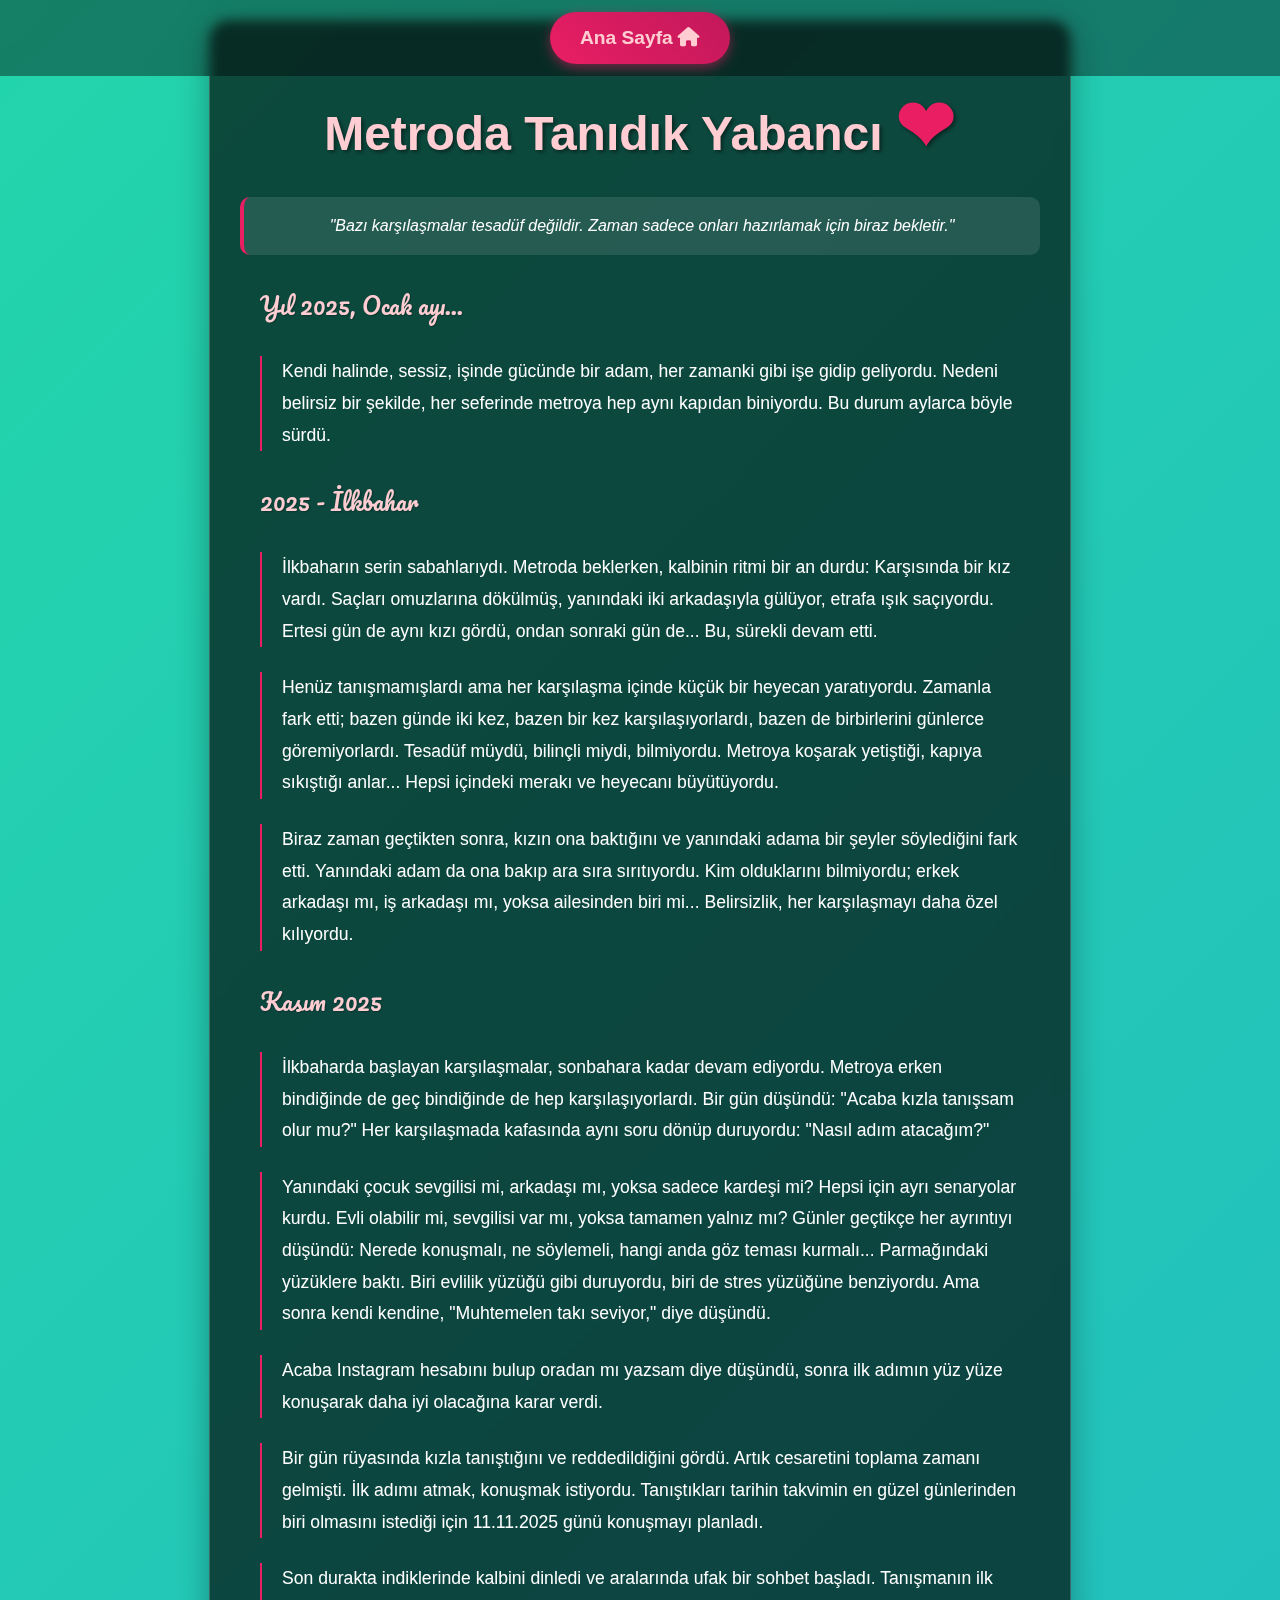
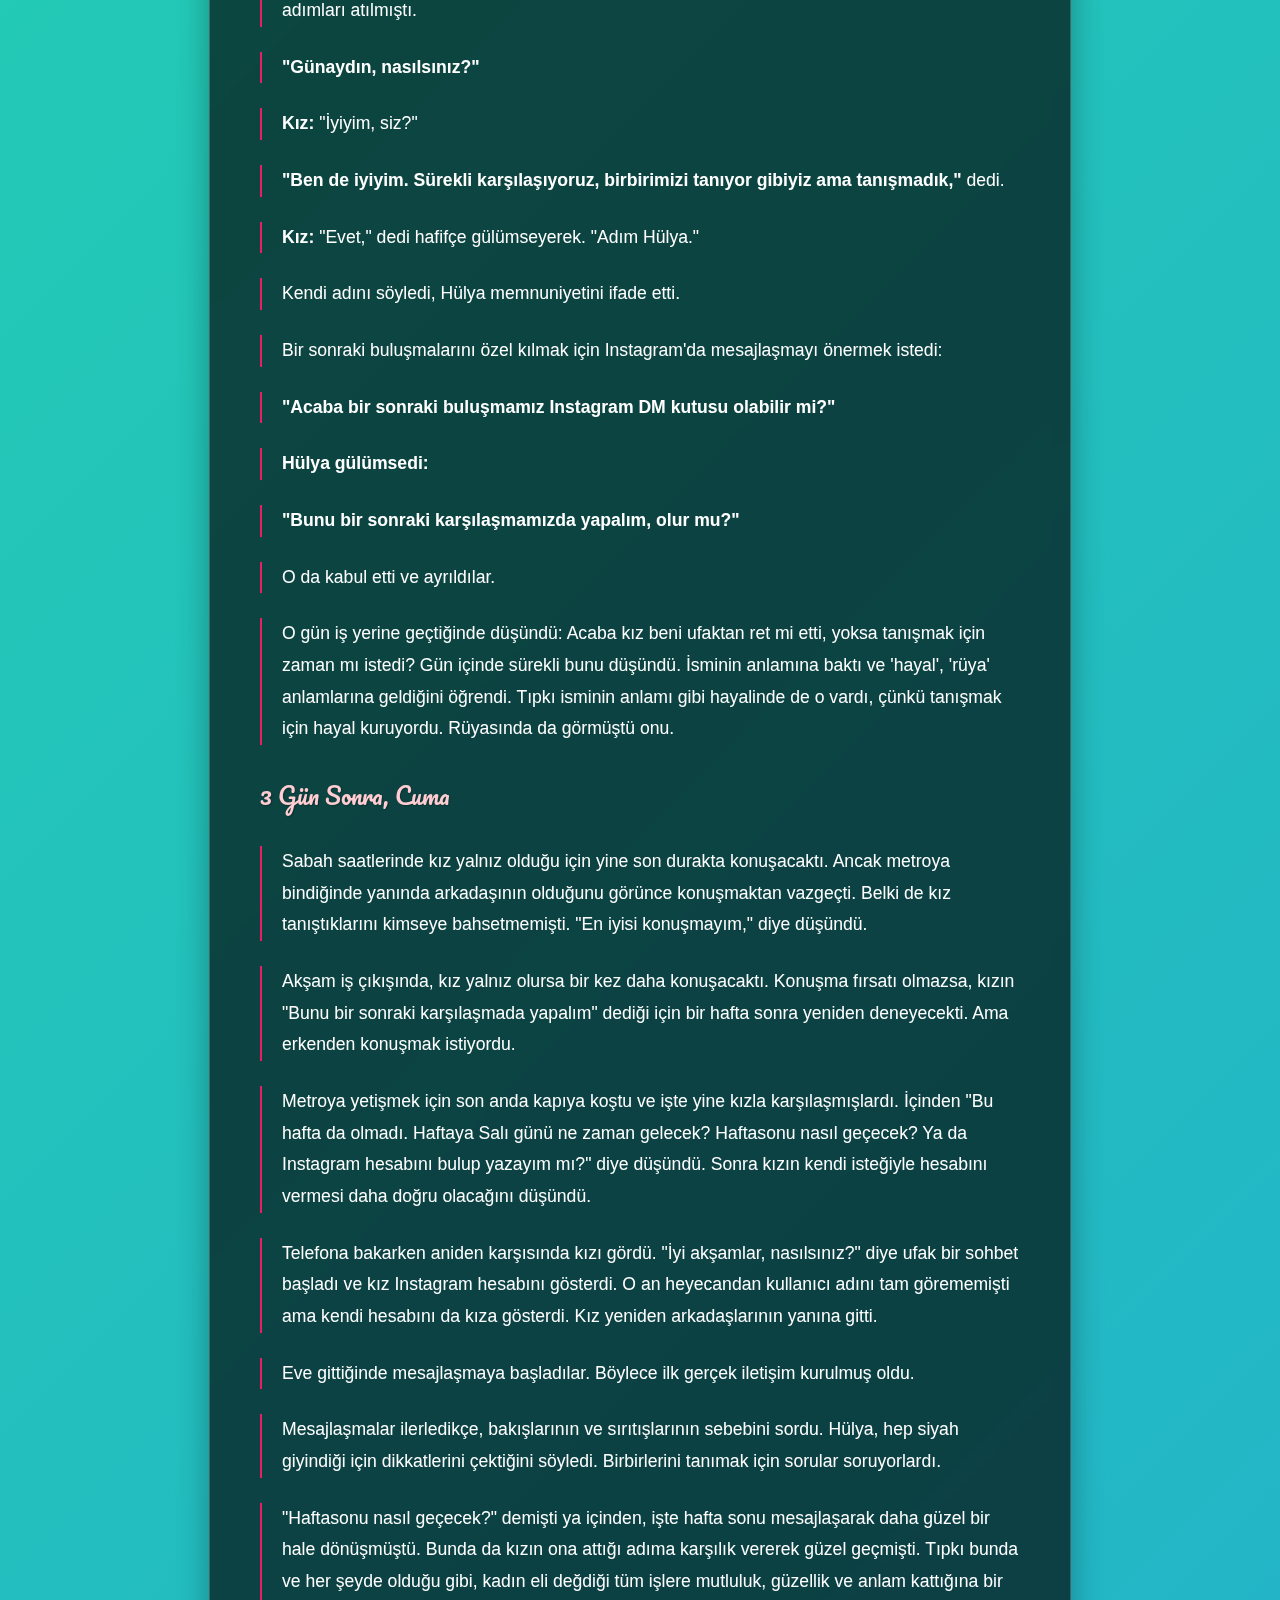
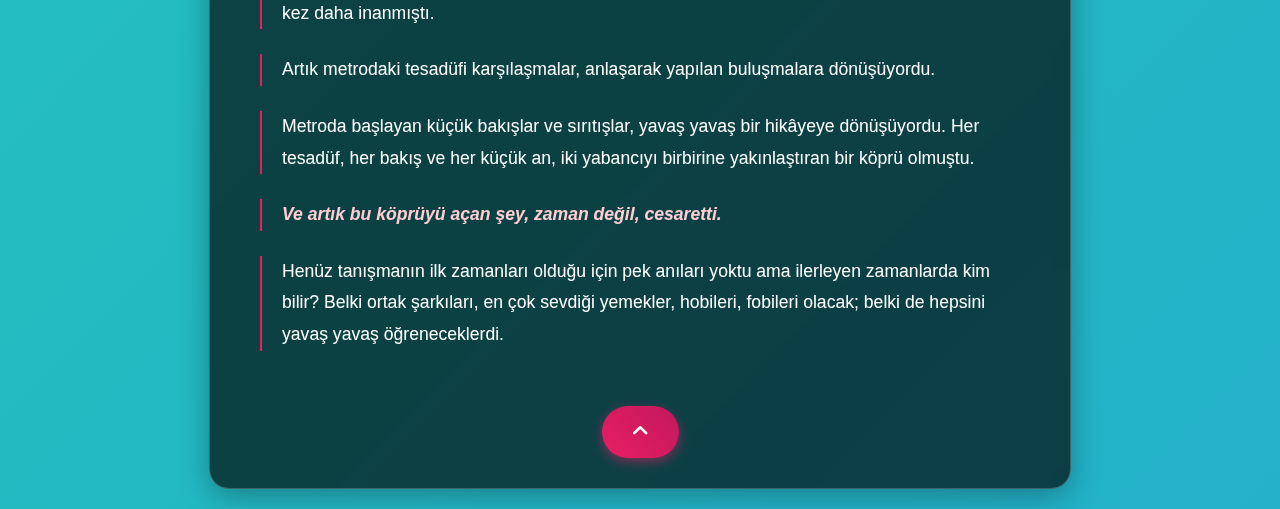
<file: hikayemiz.html>
<!DOCTYPE html>
<html lang="tr">
<head>
    <meta charset="UTF-8">
    <meta name="viewport" content="width=device-width, initial-scale=1.0">
    <title>💖 Hikayemiz 💖</title>
    <link rel="stylesheet" href="https://cdnjs.cloudflare.com/ajax/libs/font-awesome/6.4.0/css/all.min.css">
    <link href="https://fonts.googleapis.com/css2?family=Dancing+Script:wght@700&family=Pacifico&display=swap" rel="stylesheet">
    <link rel="stylesheet" href="hikayemizcss.css">
    <script src="hikayemizjs.js"></script>
</head>
<body>
     <div class="navbar">
        <a href="index.html" class="story-button">Ana Sayfa 
            <i class="fa-solid fa-home"></i>
        </a>

    </div>
    <div id="floatingHearts"></div>

    <div class="floating-hearts" id="floatingHearts"></div>
    
    <div class="story-container">
        <h1>Metroda Tanıdık Yabancı <span class="heart">❤</span></h1>
        
        <div class="quote">
            "Bazı karşılaşmalar tesadüf değildir. Zaman sadece onları hazırlamak için biraz bekletir."
        </div>
        
        <div class="story-content">
            <div class="year-marker">Yıl 2025, Ocak ayı...</div>
            
            <p>Kendi halinde, sessiz, işinde gücünde bir adam, her zamanki gibi işe gidip geliyordu. Nedeni belirsiz bir şekilde, her seferinde metroya hep aynı kapıdan biniyordu. Bu durum aylarca böyle sürdü.</p>
            
            <div class="year-marker">2025 - İlkbahar</div>
            
            <p>İlkbaharın serin sabahlarıydı. Metroda beklerken, kalbinin ritmi bir an durdu: Karşısında bir kız vardı. Saçları omuzlarına dökülmüş, yanındaki iki arkadaşıyla gülüyor, etrafa ışık saçıyordu. Ertesi gün de aynı kızı gördü, ondan sonraki gün de... Bu, sürekli devam etti.</p>
            
            <p>Henüz tanışmamışlardı ama her karşılaşma içinde küçük bir heyecan yaratıyordu. Zamanla fark etti; bazen günde iki kez, bazen bir kez karşılaşıyorlardı, bazen de birbirlerini günlerce göremiyorlardı. Tesadüf müydü, bilinçli miydi, bilmiyordu. Metroya koşarak yetiştiği, kapıya sıkıştığı anlar... Hepsi içindeki merakı ve heyecanı büyütüyordu.</p>
            
            <p>Biraz zaman geçtikten sonra, kızın ona baktığını ve yanındaki adama bir şeyler söylediğini fark etti. Yanındaki adam da ona bakıp ara sıra sırıtıyordu. Kim olduklarını bilmiyordu; erkek arkadaşı mı, iş arkadaşı mı, yoksa ailesinden biri mi... Belirsizlik, her karşılaşmayı daha özel kılıyordu.</p>
            
            <div class="year-marker">Kasım 2025</div>
            
            <p>İlkbaharda başlayan karşılaşmalar, sonbahara kadar devam ediyordu. Metroya erken bindiğinde de geç bindiğinde de hep karşılaşıyorlardı. Bir gün düşündü: "Acaba kızla tanışsam olur mu?" Her karşılaşmada kafasında aynı soru dönüp duruyordu: "Nasıl adım atacağım?"</p>
            
            <p>Yanındaki çocuk sevgilisi mi, arkadaşı mı, yoksa sadece kardeşi mi? Hepsi için ayrı senaryolar kurdu. Evli olabilir mi, sevgilisi var mı, yoksa tamamen yalnız mı? Günler geçtikçe her ayrıntıyı düşündü: Nerede konuşmalı, ne söylemeli, hangi anda göz teması kurmalı... Parmağındaki yüzüklere baktı. Biri evlilik yüzüğü gibi duruyordu, biri de stres yüzüğüne benziyordu. Ama sonra kendi kendine, "Muhtemelen takı seviyor," diye düşündü.</p>
            
            <p>Acaba Instagram hesabını bulup oradan mı yazsam diye düşündü, sonra ilk adımın yüz yüze konuşarak daha iyi olacağına karar verdi.</p>
            
            <p>Bir gün rüyasında kızla tanıştığını ve reddedildiğini gördü. Artık cesaretini toplama zamanı gelmişti. İlk adımı atmak, konuşmak istiyordu. Tanıştıkları tarihin takvimin en güzel günlerinden biri olmasını istediği için 11.11.2025 günü konuşmayı planladı.</p>
            
            <p>Son durakta indiklerinde kalbini dinledi ve aralarında ufak bir sohbet başladı. Tanışmanın ilk adımları atılmıştı.</p>
            
            <p><strong>"Günaydın, nasılsınız?"</strong></p>
            <p><strong>Kız:</strong> "İyiyim, siz?"</p>
            <p><strong>"Ben de iyiyim. Sürekli karşılaşıyoruz, birbirimizi tanıyor gibiyiz ama tanışmadık,"</strong> dedi.</p>
            <p><strong>Kız:</strong> "Evet," dedi hafifçe gülümseyerek. "Adım Hülya."</p>
            <p>Kendi adını söyledi, Hülya memnuniyetini ifade etti.</p>
            
            <p>Bir sonraki buluşmalarını özel kılmak için Instagram'da mesajlaşmayı önermek istedi:</p>
            <p><strong>"Acaba bir sonraki buluşmamız Instagram DM kutusu olabilir mi?"</strong></p>
            <p><strong>Hülya gülümsedi:</strong></p>
            <p><strong>"Bunu bir sonraki karşılaşmamızda yapalım, olur mu?"</strong></p>
            <p>O da kabul etti ve ayrıldılar.</p>
            
            <p>O gün iş yerine geçtiğinde düşündü: Acaba kız beni ufaktan ret mi etti, yoksa tanışmak için zaman mı istedi? Gün içinde sürekli bunu düşündü. İsminin anlamına baktı ve 'hayal', 'rüya' anlamlarına geldiğini öğrendi. Tıpkı isminin anlamı gibi hayalinde de o vardı, çünkü tanışmak için hayal kuruyordu. Rüyasında da görmüştü onu.</p>
            
            <div class="year-marker">3 Gün Sonra, Cuma</div>
            
            <p>Sabah saatlerinde kız yalnız olduğu için yine son durakta konuşacaktı. Ancak metroya bindiğinde yanında arkadaşının olduğunu görünce konuşmaktan vazgeçti. Belki de kız tanıştıklarını kimseye bahsetmemişti. "En iyisi konuşmayım," diye düşündü.</p>
            
            <p>Akşam iş çıkışında, kız yalnız olursa bir kez daha konuşacaktı. Konuşma fırsatı olmazsa, kızın "Bunu bir sonraki karşılaşmada yapalım" dediği için bir hafta sonra yeniden deneyecekti. Ama erkenden konuşmak istiyordu.</p>
            
            <p>Metroya yetişmek için son anda kapıya koştu ve işte yine kızla karşılaşmışlardı. İçinden "Bu hafta da olmadı. Haftaya Salı günü ne zaman gelecek? Haftasonu nasıl geçecek? Ya da Instagram hesabını bulup yazayım mı?" diye düşündü. Sonra kızın kendi isteğiyle hesabını vermesi daha doğru olacağını düşündü.</p>
            
            <p>Telefona bakarken aniden karşısında kızı gördü. "İyi akşamlar, nasılsınız?" diye ufak bir sohbet başladı ve kız Instagram hesabını gösterdi. O an heyecandan kullanıcı adını tam görememişti ama kendi hesabını da kıza gösterdi. Kız yeniden arkadaşlarının yanına gitti.</p>
            
            <p>Eve gittiğinde mesajlaşmaya başladılar. Böylece ilk gerçek iletişim kurulmuş oldu.</p>
            
            <p>Mesajlaşmalar ilerledikçe, bakışlarının ve sırıtışlarının sebebini sordu. Hülya, hep siyah giyindiği için dikkatlerini çektiğini söyledi. Birbirlerini tanımak için sorular soruyorlardı.</p>
            
            <p>"Haftasonu nasıl geçecek?" demişti ya içinden, işte hafta sonu mesajlaşarak daha güzel bir hale dönüşmüştü. Bunda da kızın ona attığı adıma karşılık vererek güzel geçmişti. Tıpkı bunda ve her şeyde olduğu gibi, kadın eli değdiği tüm işlere mutluluk, güzellik ve anlam kattığına bir kez daha inanmıştı.</p>
            
            <p>Artık metrodaki tesadüfi karşılaşmalar, anlaşarak yapılan buluşmalara dönüşüyordu.</p>
            
            <p>Metroda başlayan küçük bakışlar ve sırıtışlar, yavaş yavaş bir hikâyeye dönüşüyordu. Her tesadüf, her bakış ve her küçük an, iki yabancıyı birbirine yakınlaştıran bir köprü olmuştu.</p>
            
            <p class="highlight">Ve artık bu köprüyü açan şey, zaman değil, cesaretti.</p>
            
            <p>Henüz tanışmanın ilk zamanları olduğu için pek anıları yoktu ama ilerleyen zamanlarda kim bilir? Belki ortak şarkıları, en çok sevdiği yemekler, hobileri, fobileri olacak; belki de hepsini yavaş yavaş öğreneceklerdi.</p>
        </div>   
                <button class="back-btn" onclick="goTop()">
            <i class="fa-solid fa-angle-up"></i>
        </button>
    </div>   
</body>
</html>
</file>
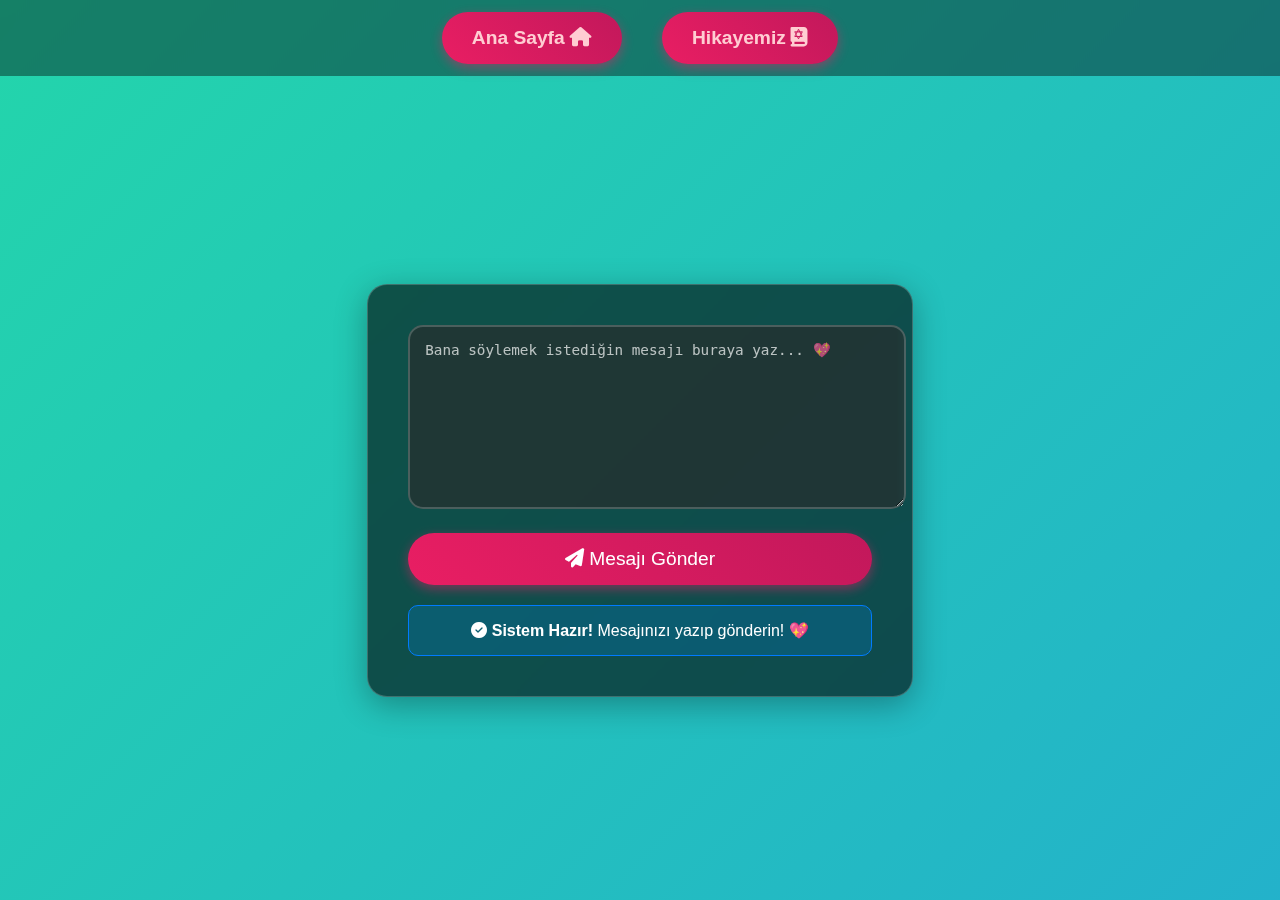
<file: mesaj-form.html>
<!DOCTYPE html>
<html lang="tr">
<head>
    <meta charset="UTF-8">
    <meta name="viewport" content="width=device-width, initial-scale=1.0">
    <title>Mesaj Gönder - HÜLYA 💖</title>
    <link rel="stylesheet" href="https://cdnjs.cloudflare.com/ajax/libs/font-awesome/6.4.0/css/all.min.css">
    <style>
        :root {
            --primary-color: #e91e63;
            --secondary-color: #c2185b;
            --text-color: #ffcdd2;
            --bg-gradient: linear-gradient(-45deg, #ee7752, #e73c7e, #23a6d5, #23d5ab);
        }
        
        body {
            font-family: 'Arial', sans-serif;
            margin: 0;
            padding: 0;
            min-height: 100vh;
            display: flex;
            justify-content: center;
            align-items: center;
            color: white;
            background: var(--bg-gradient);
            background-size: 400% 400%;
            animation: gradient 15s ease infinite;
            overflow-x: hidden;
            position: relative;
        }

        @keyframes gradient {
            0% { background-position: 0% 50%; }
            50% { background-position: 100% 50%; }
            100% { background-position: 0% 50%; }
        }

        .navbar {
            position: fixed;
            top: 0;
            width: 100%;
            background: rgba(0,0,0,0.4);
            padding: 12px 0;
            backdrop-filter: blur(6px);
            display: flex;
            justify-content: center;
            z-index: 999;
        }

        .navbar a {
            margin: 0 20px;
            color: var(--text-color);
            font-size: 1.2em;
            text-decoration: none;
            transition: 0.3s;
            font-weight: bold;
        }

        .navbar a:hover {
            color: white;
            transform: scale(1.1);
        }

        .story-button {
            background: linear-gradient(45deg, var(--primary-color), var(--secondary-color));
            color: white;
            border: none;
            padding: 15px 30px;
            font-size: 1.2em;
            border-radius: 50px;
            cursor: pointer;
            margin-top: 20px;
            transition: 0.3s;
            box-shadow: 0 4px 12px rgba(233, 30, 99, 0.5);
            text-decoration: none;
            display: inline-block;
        }

        .story-button:hover {
            transform: scale(1.05);
            box-shadow: 0 6px 16px rgba(233, 30, 99, 0.6);
        }

        .container {
            text-align: center;
            background: rgba(0,0,0,0.6);
            padding: 40px;
            border-radius: 20px;
            box-shadow: 0 8px 32px rgba(0,0,0,0.3);
            backdrop-filter: blur(10px);
            border: 1px solid rgba(255,255,255,0.2);
            margin-top: 80px;
        }

        h1 {
            font-size: 2.5em;
            color: var(--text-color);
            margin-bottom: 30px;
        }

        .heart {
            color: var(--primary-color);
            animation: pulse 1.5s infinite;
        }

        @keyframes pulse {
            0% { transform: scale(1); }
            50% { transform: scale(1.3); }
            100% { transform: scale(1); }
        }

        .message-form {
            max-width: 500px;
            margin: 0 auto;
        }

        textarea {
            width: 100%;
            height: 150px;
            padding: 15px;
            border: none;
            border-radius: 15px;
            background: rgba(255,255,255,0.1);
            color: white;
            font-size: 1.1em;
            resize: vertical;
            border: 2px solid rgba(255,255,255,0.2);
            transition: 0.3s;
            backdrop-filter: blur(5px);
        }

        textarea:focus {
            outline: none;
            border-color: var(--primary-color);
            background: rgba(255,255,255,0.15);
        }

        textarea::placeholder {
            color: rgba(255,255,255,0.7);
        }

        .submit-btn {
            background: linear-gradient(45deg, var(--primary-color), var(--secondary-color));
            color: white;
            border: none;
            padding: 15px 40px;
            font-size: 1.2em;
            border-radius: 50px;
            cursor: pointer;
            margin: 20px 0;
            transition: 0.3s;
            box-shadow: 0 4px 12px rgba(233, 30, 99, 0.5);
            width: 100%;
        }

        .submit-btn:hover {
            transform: scale(1.05);
            box-shadow: 0 6px 16px rgba(233, 30, 99, 0.6);
        }

        .submit-btn:disabled {
            opacity: 0.6;
            cursor: not-allowed;
            transform: none;
        }

        .success-message {
            background: rgba(76, 175, 80, 0.8);
            padding: 15px;
            border-radius: 10px;
            margin: 20px 0;
            animation: fadeIn 0.5s;
        }

        .error-message {
            background: rgba(244, 67, 54, 0.8);
            padding: 15px;
            border-radius: 10px;
            margin: 20px 0;
            animation: fadeIn 0.5s;
        }

        @keyframes fadeIn {
            from { opacity: 0; transform: translateY(-10px); }
            to { opacity: 1; transform: translateY(0); }
        }

        .floating-hearts {
            position: fixed;
            top: 0;
            left: 0;
            width: 100%;
            height: 100%;
            pointer-events: none;
            z-index: 1;
        }

        .floating-heart {
            position: absolute;
            font-size: 1.5rem;
            opacity: 0.8;
            animation: rise 6s linear forwards;
        }

        @keyframes rise {
            0% {
                transform: translateY(100vh) rotate(0deg);
                opacity: 1;
            }
            100% {
                transform: translateY(-100px) rotate(360deg);
                opacity: 0;
            }
        }

        /* Responsive */
        @media (max-width: 768px) {
            .container {
                padding: 20px;
                margin: 20px;
                margin-top: 100px;
            }
            
            h1 {
                font-size: 2em;
            }
            
            textarea {
                height: 120px;
            }
        }
    </style>
</head>
<body>
    <div class="floating-hearts" id="floatingHearts"></div>

    <!-- NAVBAR -->
    <div class="navbar">
        <a href="index.html" class="story-button">Ana Sayfa 
            <i class="fa-solid fa-home"></i>
        </a>
        <a href="hikayemiz.html" class="story-button">Hikayemiz 
            <i class="fa-solid fa-book-tanakh"></i>
        </a>
    </div>

    <div class="container">
              
        <div class="message-form">
            <form id="messageForm">
                <textarea 
                    id="mesajInput"
                    placeholder="Bana söylemek istediğin mesajı buraya yaz... 💖"
                    required
                ></textarea>
                
                <button type="submit" class="submit-btn" id="submitBtn">
                    <i class="fa-solid fa-paper-plane"></i> Mesajı Gönder
                </button>
            </form>
            
            <div id="result"></div>
        </div>
    </div>

  <script>
    // GOOGLE APPS SCRIPT URL
    const GOOGLE_SCRIPT_URL = 'https://script.google.com/macros/s/AKfycbxgvIM3Jf4AswAmwlXzvezmK0dNKXlQGcKqRkOx0W5wL73eqE3JFuO-9R6mfbtSMkN5/exec';

    // Form gönderim işlemi - KESİN ÇÖZÜM
    document.getElementById('messageForm').addEventListener('submit', function(e) {
        e.preventDefault();
        
        const submitBtn = document.getElementById('submitBtn');
        const resultDiv = document.getElementById('result');
        const mesajInput = document.getElementById('mesajInput');
        const mesaj = mesajInput.value.trim();

        if (!mesaj) {
            resultDiv.innerHTML = '<div class="error-message">Mesaj boş olamaz! 💔</div>';
            return;
        }

        // Butonu devre dışı bırak
        submitBtn.disabled = true;
        submitBtn.innerHTML = '<i class="fa-solid fa-spinner fa-spin"></i> Gönderiliyor...';

        // URL'yi oluştur - MESAJ parametresini ekle
        const url = GOOGLE_SCRIPT_URL + '?mesaj=' + encodeURIComponent(mesaj) + '&zaman=' + Date.now();
        
        console.log('Gönderilen URL:', url);

        // 1. YÖNTEM: Görünmez resim ile tetikle
        const img = new Image();
        img.src = url;
        
        // 2. YÖNTEM: Fetch ile dene
        fetch(url, {
            method: 'GET',
            mode: 'no-cors'
        })
        .then(() => {
            // no-cors modunda response okunamaz, ama istek gider
            console.log('Fetch isteği gönderildi');
        })
        .catch(err => {
            console.log('Fetch hatası (önemsiz):', err);
        });

        // Kullanıcıya başarılı mesajı göster
        resultDiv.innerHTML = `
            <div class="success-message">
                <div style="font-size: 1.5em; font-weight: bold; margin-bottom: 10px;">
                    💖 Mesajın bana ulaştı!
                </div>
                <div style="opacity: 0.8; font-size: 0.9em;">
                    Mesaj: "${mesaj}"<br>
                    Google Sheets'e kaydedildi 📝
                </div>
            </div>
        `;
        
        // Input'u temizle
        mesajInput.value = '';
        
        // Butonu eski haline getir
        setTimeout(() => {
            submitBtn.disabled = false;
            submitBtn.innerHTML = '<i class="fa-solid fa-paper-plane"></i> Mesajı Gönder';
            
            // Mesajı 5 saniye sonra temizle
            setTimeout(() => {
                resultDiv.innerHTML = '';
            }, 5000);
        }, 2000);
    });

    // Sayfa yüklendiğinde
    document.addEventListener('DOMContentLoaded', function() {
        const resultDiv = document.getElementById('result');
        resultDiv.innerHTML = `
            <div style="background: rgba(0,150,255,0.2); padding: 15px; border-radius: 10px; border: 1px solid #007bff;">
                <i class="fa-solid fa-check-circle"></i> 
                <strong>Sistem Hazır!</strong> Mesajınızı yazıp gönderin! 💖
            </div>
        `;
    });
</script>
</body>

</html>
</file>
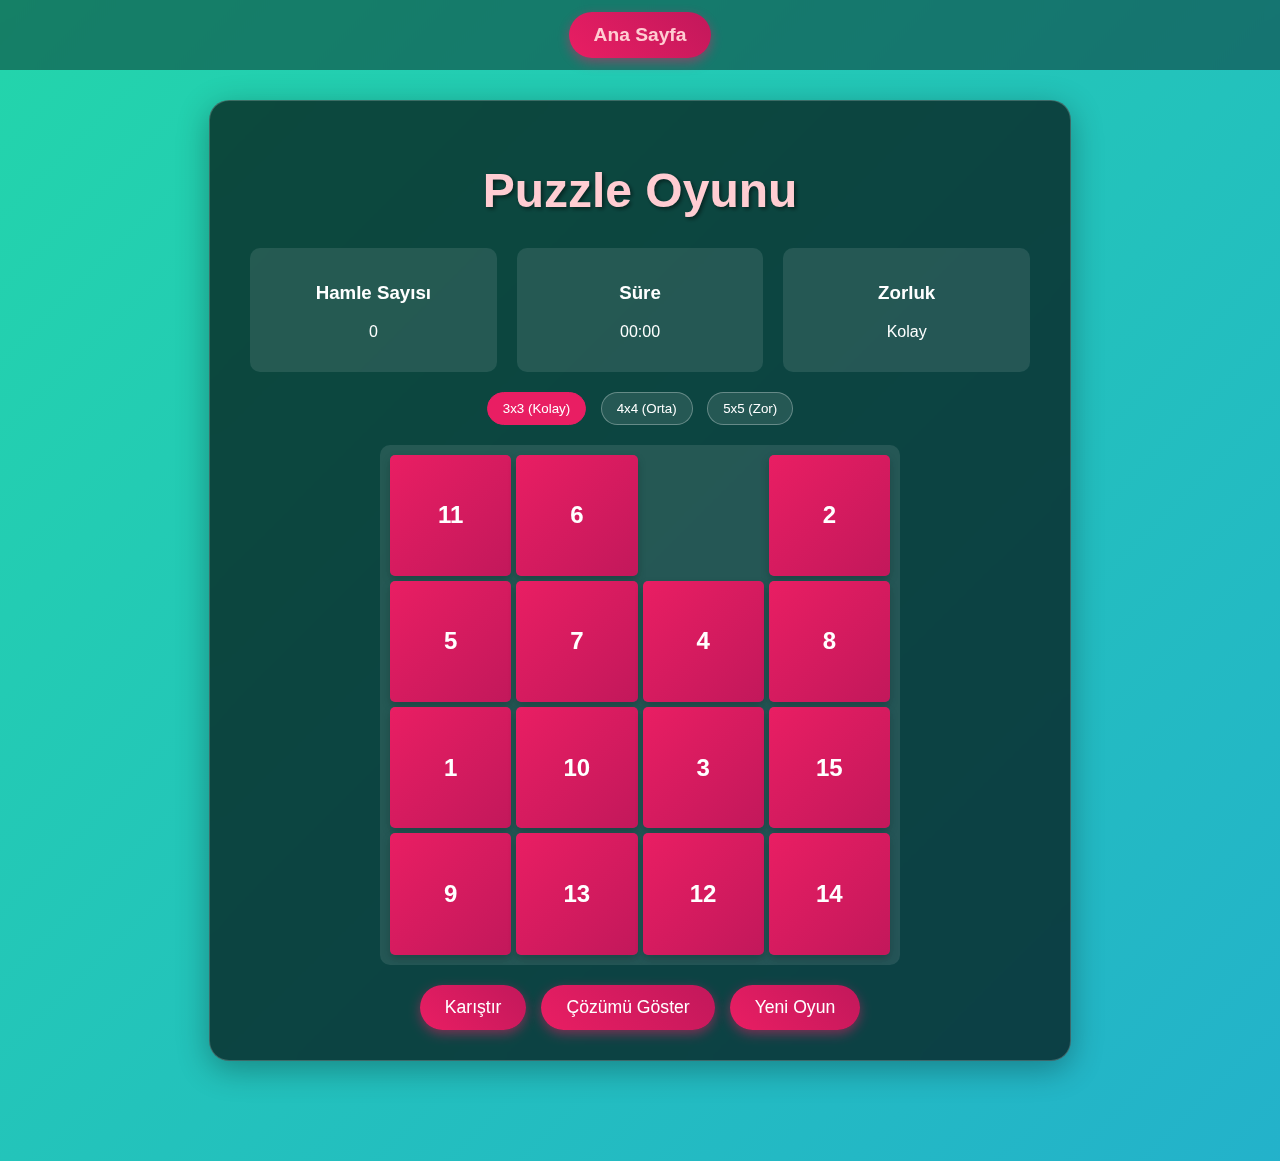
<file: oyun.html>
<!DOCTYPE html>
<html lang="tr">
<head>
    <meta charset="UTF-8">
    <meta name="viewport" content="width=device-width, initial-scale=1.0">
    <title>Puzzle Oyunu</title>
    <style>
        :root {
            --primary-color: #e91e63;
            --secondary-color: #c2185b;
            --text-color: #ffcdd2;
            --bg-gradient: linear-gradient(-45deg, #ee7752, #e73c7e, #23a6d5, #23d5ab);
        }
        
        body {
            font-family: 'Arial', sans-serif;
            margin: 0;
            padding: 0;
            min-height: 100vh;
            display: flex;
            justify-content: center;
            align-items: center;
            flex-direction: column;
            color: white;
            background: var(--bg-gradient);
            background-size: 400% 400%;
            animation: gradient 15s ease infinite;
            overflow-x: hidden;
            position: relative;
        }

        @keyframes gradient {
            0% { background-position: 0% 50%; }
            50% { background-position: 100% 50%; }
            100% { background-position: 0% 50%; }
        }

        .navbar {
            position: fixed;
            top: 0;
            width: 100%;
            background: rgba(0,0,0,0.4);
            padding: 12px 0;
            backdrop-filter: blur(6px);
            display: flex;
            justify-content: center;
            z-index: 999;
        }

        .navbar a {
            margin: 0 20px;
            color: var(--text-color);
            font-size: 1.2em;
            text-decoration: none;
            transition: 0.3s;
            font-weight: bold;
        }

        .navbar a:hover {
            color: white;
            transform: scale(1.1);
        }

        .game-container {
            background-color: rgba(0, 0, 0, 0.65);
            padding: 30px;
            border-radius: 20px;
            max-width: 800px;
            width: 90%;
            margin: 100px auto;
            z-index: 10;
            box-shadow: 0 8px 32px rgba(0, 0, 0, 0.3);
            backdrop-filter: blur(8px);
            border: 1px solid rgba(255, 255, 255, 0.2);
            text-align: center;
        }

        h1 {
            color: var(--text-color);
            font-size: clamp(2em, 8vw, 3em);
            margin-bottom: 30px;
            text-shadow: 2px 2px 4px rgba(0, 0, 0, 0.5);
        }

        .puzzle-info {
            display: flex;
            justify-content: space-between;
            margin-bottom: 20px;
            flex-wrap: wrap;
        }

        .info-box {
            background: rgba(255, 255, 255, 0.1);
            padding: 15px;
            border-radius: 10px;
            flex: 1;
            margin: 0 10px;
            min-width: 150px;
        }

        .puzzle-board {
            display: grid;
            grid-template-columns: repeat(4, 1fr);
            grid-gap: 5px;
            margin: 20px auto;
            max-width: 500px;
            background: rgba(255, 255, 255, 0.1);
            padding: 10px;
            border-radius: 10px;
        }

        .puzzle-piece {
            aspect-ratio: 1;
            background-color: var(--primary-color);
            border-radius: 5px;
            display: flex;
            justify-content: center;
            align-items: center;
            font-size: 1.5em;
            font-weight: bold;
            cursor: pointer;
            transition: all 0.3s ease;
            box-shadow: 0 4px 8px rgba(0, 0, 0, 0.2);
            background-size: 400% 400%;
            background-position: center;
        }

        .puzzle-piece:hover {
            transform: scale(1.05);
            box-shadow: 0 6px 12px rgba(0, 0, 0, 0.3);
        }

        .puzzle-piece.empty {
            background-color: transparent;
            box-shadow: none;
            cursor: default;
        }

        .puzzle-piece.empty:hover {
            transform: none;
            box-shadow: none;
        }

        .controls {
            margin-top: 20px;
            display: flex;
            justify-content: center;
            gap: 15px;
            flex-wrap: wrap;
        }

        .game-button {
            background: linear-gradient(45deg, var(--primary-color), var(--secondary-color));
            color: white;
            border: none;
            padding: 12px 25px;
            font-size: 1.1em;
            border-radius: 50px;
            cursor: pointer;
            transition: all 0.3s ease;
            box-shadow: 0 4px 12px rgba(233, 30, 99, 0.5);
        }

        .game-button:hover {
            background: linear-gradient(45deg, var(--secondary-color), var(--primary-color));
            transform: scale(1.05);
            box-shadow: 0 6px 16px rgba(233, 30, 99, 0.6);
        }

        .difficulty-selector {
            margin: 20px 0;
        }

        .difficulty-btn {
            background: rgba(255, 255, 255, 0.1);
            color: white;
            border: 1px solid rgba(255, 255, 255, 0.3);
            padding: 8px 15px;
            margin: 0 5px;
            border-radius: 20px;
            cursor: pointer;
            transition: 0.3s;
        }

        .difficulty-btn.active {
            background: var(--primary-color);
            border-color: var(--primary-color);
        }

        .win-message {
            display: none;
            position: fixed;
            top: 50%;
            left: 50%;
            transform: translate(-50%, -50%);
            background: rgba(0, 0, 0, 0.8);
            padding: 30px;
            border-radius: 15px;
            text-align: center;
            z-index: 100;
            box-shadow: 0 0 20px rgba(255, 255, 255, 0.2);
        }

        .win-message h2 {
            color: var(--text-color);
            margin-bottom: 20px;
        }

        #floatingHearts {
            position: fixed;
            top: 0;
            left: 0;
            width: 100%;
            height: 100%;
            pointer-events: none;
            overflow: hidden;
            z-index: 1;
        }

        .floating-heart {
            position: absolute;
            top: 100vh;
            font-size: 2rem;
            opacity: 0.8;
            animation: rise 5s linear forwards;
        }

        @keyframes rise {
            0% {
                transform: translateY(0) scale(1);
                opacity: 1;
            }
            100% {
                transform: translateY(-120vh) scale(1.5);
                opacity: 0;
            }
        }

        @media (max-width: 600px) {
            .game-container {
                padding: 20px;
            }
            
            .puzzle-board {
                max-width: 300px;
            }
            
            .puzzle-piece {
                font-size: 1.2em;
            }
            
            .controls {
                flex-direction: column;
                align-items: center;
            }
            
            .game-button {
                width: 80%;
                margin-bottom: 10px;
            }
        }
    </style>
</head>
<body>
    <nav class="navbar">
        <a class="game-button" href="/">Ana Sayfa</a>
    </nav>

    <div class="game-container">
        <h1>Puzzle Oyunu</h1>
        
        <div class="puzzle-info">
            <div class="info-box">
                <h3>Hamle Sayısı</h3>
                <p id="moveCount">0</p>
            </div>
            <div class="info-box">
                <h3>Süre</h3>
                <p id="timer">00:00</p>
            </div>
            <div class="info-box">
                <h3>Zorluk</h3>
                <p id="difficulty">Kolay</p>
            </div>
        </div>

        <div class="difficulty-selector">
            <button class="difficulty-btn active" data-size="3">3x3 (Kolay)</button>
            <button class="difficulty-btn" data-size="4">4x4 (Orta)</button>
            <button class="difficulty-btn" data-size="5">5x5 (Zor)</button>
        </div>

        <div id="puzzleBoard" class="puzzle-board"></div>

        <div class="controls">
            <button id="shuffleBtn" class="game-button">Karıştır</button>
            <button id="solveBtn" class="game-button">Çözümü Göster</button>
            <button id="newGameBtn" class="game-button">Yeni Oyun</button>
        </div>
    </div>

    <div id="winMessage" class="win-message">
        <h2>Tebrikler! Puzzle'ı Tamamladınız!</h2>
        <p id="winStats"></p>
        <button id="playAgainBtn" class="game-button">Tekrar Oyna</button>
    </div>

    <div id="floatingHearts"></div>

    <script>
        document.addEventListener('DOMContentLoaded', function() {
            // Oyun değişkenleri
            let boardSize = 4; // Varsayılan 4x4
            let puzzleBoard = [];
            let emptyIndex = boardSize * boardSize - 1;
            let moveCount = 0;
            let timerInterval;
            let seconds = 0;
            let isGameActive = false;
            let isSolved = false;

            // DOM elementleri
            const puzzleBoardElement = document.getElementById('puzzleBoard');
            const moveCountElement = document.getElementById('moveCount');
            const timerElement = document.getElementById('timer');
            const difficultyElement = document.getElementById('difficulty');
            const shuffleBtn = document.getElementById('shuffleBtn');
            const solveBtn = document.getElementById('solveBtn');
            const newGameBtn = document.getElementById('newGameBtn');
            const winMessage = document.getElementById('winMessage');
            const winStats = document.getElementById('winStats');
            const playAgainBtn = document.getElementById('playAgainBtn');
            const difficultyBtns = document.querySelectorAll('.difficulty-btn');
            const floatingHearts = document.getElementById('floatingHearts');

            // Zorluk seviyesi değiştirme
            difficultyBtns.forEach(btn => {
                btn.addEventListener('click', function() {
                    difficultyBtns.forEach(b => b.classList.remove('active'));
                    this.classList.add('active');
                    boardSize = parseInt(this.dataset.size);
                    difficultyElement.textContent = this.textContent;
                    initGame();
                });
            });

            // Oyunu başlat
            function initGame() {
                // Önceki oyunu temizle
                clearInterval(timerInterval);
                puzzleBoardElement.innerHTML = '';
                moveCount = 0;
                seconds = 0;
                isGameActive = false;
                isSolved = false;
                moveCountElement.textContent = moveCount;
                timerElement.textContent = '00:00';
                winMessage.style.display = 'none';

                // Puzzle tahtasını oluştur
                const totalPieces = boardSize * boardSize;
                puzzleBoard = Array.from({length: totalPieces - 1}, (_, i) => i + 1);
                puzzleBoard.push(0); // Boş parça
                emptyIndex = totalPieces - 1;

                // Puzzle tahtasını oluştur
                puzzleBoardElement.style.gridTemplateColumns = `repeat(${boardSize}, 1fr)`;
                
                for (let i = 0; i < totalPieces; i++) {
                    const piece = document.createElement('div');
                    piece.className = 'puzzle-piece';
                    if (puzzleBoard[i] === 0) {
                        piece.classList.add('empty');
                    } else {
                        piece.textContent = puzzleBoard[i];
                        // Gradient arka plan
                        piece.style.background = `linear-gradient(135deg, 
                            var(--primary-color), 
                            var(--secondary-color))`;
                    }
                    
                    piece.addEventListener('click', () => movePiece(i));
                    puzzleBoardElement.appendChild(piece);
                }

                // Oyunu karıştır
                shuffleBoard();
            }

            // Puzzle'ı karıştır
            function shuffleBoard() {
                isGameActive = false;
                clearInterval(timerInterval);
                
                // Rastgele hamleler yaparak karıştır
                const shuffleMoves = boardSize * 50; // Zorluk seviyesine göre ayarlanabilir
                for (let i = 0; i < shuffleMoves; i++) {
                    const possibleMoves = getPossibleMoves(emptyIndex);
                    const randomMove = possibleMoves[Math.floor(Math.random() * possibleMoves.length)];
                    swapPieces(emptyIndex, randomMove, false);
                }
                
                // Oyunu başlat
                isGameActive = true;
                startTimer();
                moveCount = 0;
                moveCountElement.textContent = moveCount;
            }

            // Parça hareket ettirme
            function movePiece(index) {
                if (!isGameActive || isSolved) return;
                
                const possibleMoves = getPossibleMoves(emptyIndex);
                if (possibleMoves.includes(index)) {
                    swapPieces(emptyIndex, index, true);
                    moveCount++;
                    moveCountElement.textContent = moveCount;
                    
                    if (checkWin()) {
                        endGame();
                    }
                }
            }

            // İki parçayı değiştir
            function swapPieces(index1, index2, animate = true) {
                // DOM elementlerini al
                const piece1 = puzzleBoardElement.children[index1];
                const piece2 = puzzleBoardElement.children[index2];
                
                // Animasyon için
                if (animate) {
                    piece1.style.transition = 'transform 0.3s ease';
                    piece2.style.transition = 'transform 0.3s ease';
                    
                    setTimeout(() => {
                        piece1.style.transition = '';
                        piece2.style.transition = '';
                    }, 300);
                }
                
                // Dizide değiştir
                [puzzleBoard[index1], puzzleBoard[index2]] = [puzzleBoard[index2], puzzleBoard[index1]];
                
                // DOM'da değiştir
                if (puzzleBoard[index1] === 0) {
                    piece1.classList.add('empty');
                    piece1.textContent = '';
                    piece1.style.background = 'transparent';
                } else {
                    piece1.classList.remove('empty');
                    piece1.textContent = puzzleBoard[index1];
                    piece1.style.background = `linear-gradient(135deg, 
                        var(--primary-color), 
                        var(--secondary-color))`;
                }
                
                if (puzzleBoard[index2] === 0) {
                    piece2.classList.add('empty');
                    piece2.textContent = '';
                    piece2.style.background = 'transparent';
                } else {
                    piece2.classList.remove('empty');
                    piece2.textContent = puzzleBoard[index2];
                    piece2.style.background = `linear-gradient(135deg, 
                        var(--primary-color), 
                        var(--secondary-color))`;
                }
                
                // Boş parça indeksini güncelle
                emptyIndex = puzzleBoard.indexOf(0);
            }

            // Olası hamleleri al
            function getPossibleMoves(emptyIndex) {
                const moves = [];
                const row = Math.floor(emptyIndex / boardSize);
                const col = emptyIndex % boardSize;
                
                // Yukarı
                if (row > 0) moves.push(emptyIndex - boardSize);
                // Aşağı
                if (row < boardSize - 1) moves.push(emptyIndex + boardSize);
                // Sol
                if (col > 0) moves.push(emptyIndex - 1);
                // Sağ
                if (col < boardSize - 1) moves.push(emptyIndex + 1);
                
                return moves;
            }

            // Oyunun bitip bitmediğini kontrol et
            function checkWin() {
                for (let i = 0; i < puzzleBoard.length - 1; i++) {
                    if (puzzleBoard[i] !== i + 1) {
                        return false;
                    }
                }
                return puzzleBoard[puzzleBoard.length - 1] === 0;
            }

            // Zamanlayıcıyı başlat
            function startTimer() {
                clearInterval(timerInterval);
                seconds = 0;
                timerInterval = setInterval(() => {
                    seconds++;
                    const minutes = Math.floor(seconds / 60);
                    const remainingSeconds = seconds % 60;
                    timerElement.textContent = `${minutes.toString().padStart(2, '0')}:${remainingSeconds.toString().padStart(2, '0')}`;
                }, 1000);
            }

            // Oyunu bitir
            function endGame() {
                isGameActive = false;
                isSolved = true;
                clearInterval(timerInterval);
                
                // Kazanma mesajını göster
                winStats.textContent = `${moveCount} hamlede ve ${timerElement.textContent} sürede tamamladınız!`;
                winMessage.style.display = 'block';
                
                // Kalp animasyonu
                createHearts();
            }

            // Yüzen kalpler oluştur
            function createHearts() {
                for (let i = 0; i < 20; i++) {
                    const heart = document.createElement('div');
                    heart.className = 'floating-heart';
                    heart.innerHTML = '❤️';
                    heart.style.left = `${Math.random() * 100}vw`;
                    heart.style.animationDuration = `${3 + Math.random() * 4}s`;
                    heart.style.fontSize = `${1 + Math.random() * 2}rem`;
                    floatingHearts.appendChild(heart);
                    
                    // Animasyon bittikten sonra kaldır
                    setTimeout(() => {
                        heart.remove();
                    }, 7000);
                }
            }

            // Buton event listener'ları
            shuffleBtn.addEventListener('click', shuffleBoard);
            
            solveBtn.addEventListener('click', function() {
                if (!isGameActive) return;
                
                // Puzzle'ı çöz (basit bir animasyon)
                const totalPieces = boardSize * boardSize;
                const solvedBoard = Array.from({length: totalPieces - 1}, (_, i) => i + 1);
                solvedBoard.push(0);
                
                // Her parçayı doğru yerine taşı
                for (let i = 0; i < totalPieces; i++) {
                    if (puzzleBoard[i] !== solvedBoard[i] && puzzleBoard[i] !== 0) {
                        const correctIndex = solvedBoard.indexOf(puzzleBoard[i]);
                        // Burada daha karmaşık bir çözüm algoritması kullanılabilir
                        // Şimdilik sadece gösterim amaçlı
                    }
                }
                
                // Basit çözüm: Doğru sıraya getir
                puzzleBoard = [...solvedBoard];
                renderBoard();
                endGame();
            });
            
            newGameBtn.addEventListener('click', initGame);
            playAgainBtn.addEventListener('click', initGame);

            // Puzzle tahtasını render et
            function renderBoard() {
                for (let i = 0; i < puzzleBoard.length; i++) {
                    const piece = puzzleBoardElement.children[i];
                    if (puzzleBoard[i] === 0) {
                        piece.classList.add('empty');
                        piece.textContent = '';
                        piece.style.background = 'transparent';
                    } else {
                        piece.classList.remove('empty');
                        piece.textContent = puzzleBoard[i];
                        piece.style.background = `linear-gradient(135deg, 
                            var(--primary-color), 
                            var(--secondary-color))`;
                    }
                }
                emptyIndex = puzzleBoard.indexOf(0);
            }

            // Oyunu başlat
            initGame();
        });
    </script>
</body>
</html>
</file>
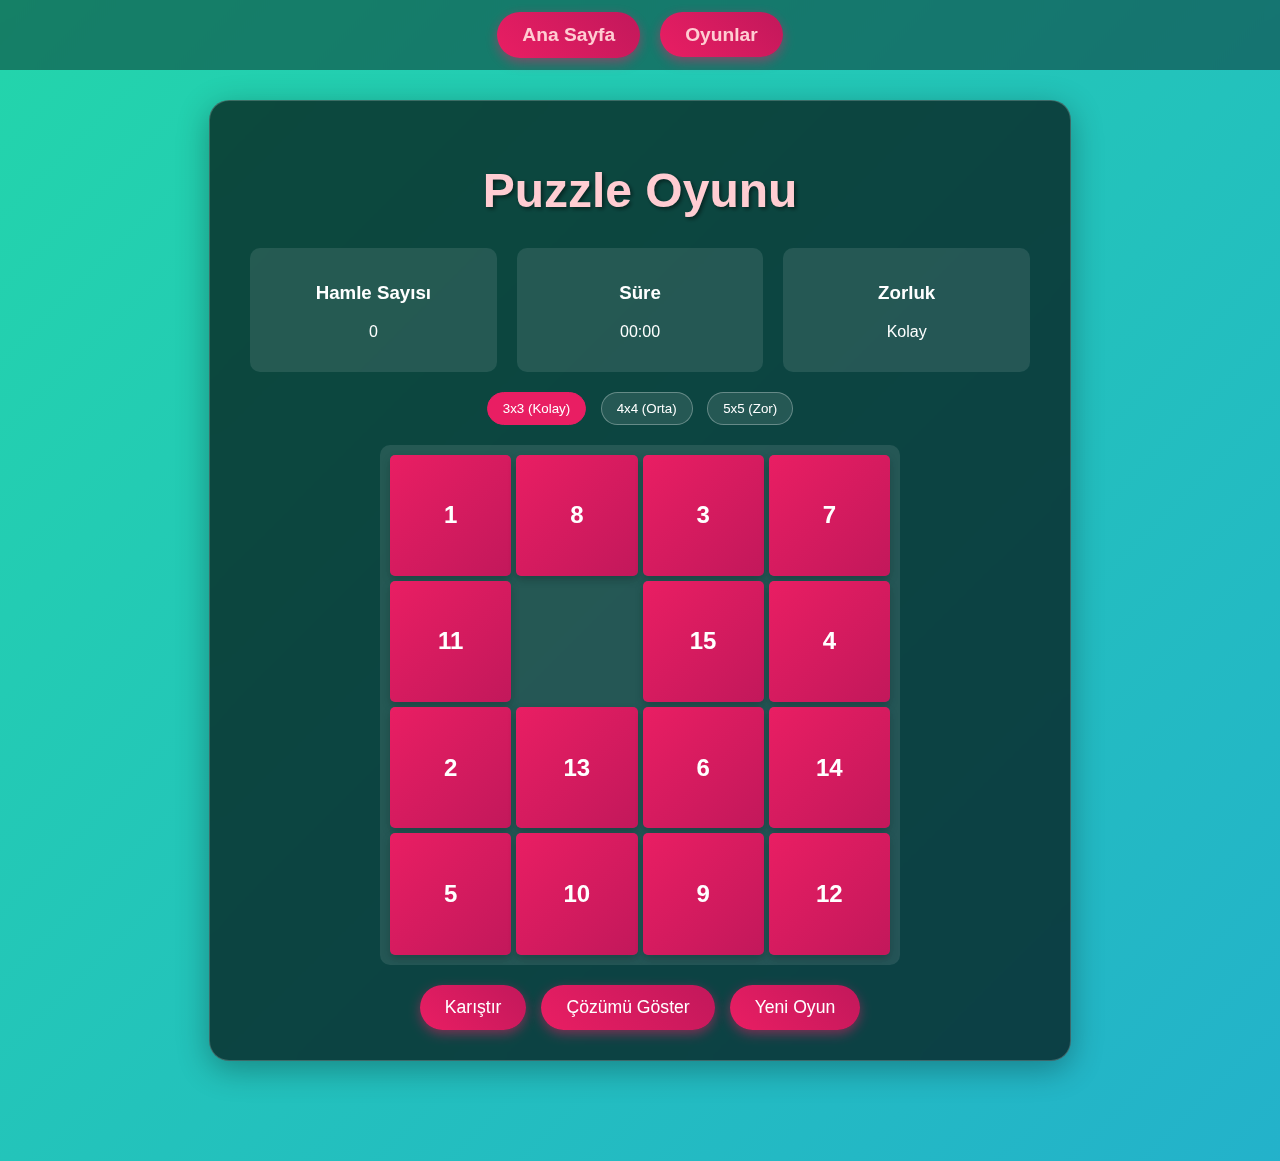
<file: puzzle.html>
<!DOCTYPE html>
<html lang="tr">
<head>
    <meta charset="UTF-8">
    <meta name="viewport" content="width=device-width, initial-scale=1.0">
    <title>Puzzle Oyunu</title>
    <style>
        :root {
            --primary-color: #e91e63;
            --secondary-color: #c2185b;
            --text-color: #ffcdd2;
            --bg-gradient: linear-gradient(-45deg, #ee7752, #e73c7e, #23a6d5, #23d5ab);
        }
        
        body {
            font-family: 'Arial', sans-serif;
            margin: 0;
            padding: 0;
            min-height: 100vh;
            display: flex;
            justify-content: center;
            align-items: center;
            flex-direction: column;
            color: white;
            background: var(--bg-gradient);
            background-size: 400% 400%;
            animation: gradient 15s ease infinite;
            overflow-x: hidden;
            position: relative;
        }

        @keyframes gradient {
            0% { background-position: 0% 50%; }
            50% { background-position: 100% 50%; }
            100% { background-position: 0% 50%; }
        }

        .navbar {
            position: fixed;
            top: 0;
            width: 100%;
            background: rgba(0,0,0,0.4);
            padding: 12px 0;
            backdrop-filter: blur(6px);
            display: flex;
            justify-content: center;
            z-index: 999;
        }

        .navbar a {
            margin: 0 20px;
            color: var(--text-color);
            font-size: 1.2em;
            text-decoration: none;
            transition: 0.3s;
            font-weight: bold;
        }

        .navbar a:hover {
            color: white;
            transform: scale(1.1);
        }

        .game-container {
            background-color: rgba(0, 0, 0, 0.65);
            padding: 30px;
            border-radius: 20px;
            max-width: 800px;
            width: 90%;
            margin: 100px auto;
            z-index: 10;
            box-shadow: 0 8px 32px rgba(0, 0, 0, 0.3);
            backdrop-filter: blur(8px);
            border: 1px solid rgba(255, 255, 255, 0.2);
            text-align: center;
        }
        
        h1 {
            color: var(--text-color);
            font-size: clamp(2em, 8vw, 3em);
            margin-bottom: 30px;
            text-shadow: 2px 2px 4px rgba(0, 0, 0, 0.5);
        }

        .puzzle-info {
            display: flex;
            justify-content: space-between;
            margin-bottom: 20px;
            flex-wrap: wrap;
        }

        .info-box {
            background: rgba(255, 255, 255, 0.1);
            padding: 15px;
            border-radius: 10px;
            flex: 1;
            margin: 0 10px;
            min-width: 150px;
        }

        .puzzle-board {
            display: grid;
            grid-template-columns: repeat(4, 1fr);
            grid-gap: 5px;
            margin: 20px auto;
            max-width: 500px;
            background: rgba(255, 255, 255, 0.1);
            padding: 10px;
            border-radius: 10px;
        }

        .puzzle-piece {
            aspect-ratio: 1;
            background-color: var(--primary-color);
            border-radius: 5px;
            display: flex;
            justify-content: center;
            align-items: center;
            font-size: 1.5em;
            font-weight: bold;
            cursor: pointer;
            transition: all 0.3s ease;
            box-shadow: 0 4px 8px rgba(0, 0, 0, 0.2);
            background-size: 400% 400%;
            background-position: center;
        }

        .puzzle-piece:hover {
            transform: scale(1.05);
            box-shadow: 0 6px 12px rgba(0, 0, 0, 0.3);
        }

        .puzzle-piece.empty {
            background-color: transparent;
            box-shadow: none;
            cursor: default;
        }

        .puzzle-piece.empty:hover {
            transform: none;
            box-shadow: none;
        }

        .controls {
            margin-top: 20px;
            display: flex;
            justify-content: center;
            gap: 15px;
            flex-wrap: wrap;
        }

        .game-button {
            background: linear-gradient(45deg, var(--primary-color), var(--secondary-color));
            color: white;
            border: none;
            padding: 12px 25px;
            font-size: 1.1em;
            border-radius: 50px;
            cursor: pointer;
            transition: all 0.3s ease;
            box-shadow: 0 4px 12px rgba(233, 30, 99, 0.5);
        }

        .game-button:hover {
            background: linear-gradient(45deg, var(--secondary-color), var(--primary-color));
            transform: scale(1.05);
            box-shadow: 0 6px 16px rgba(233, 30, 99, 0.6);
        }

        .difficulty-selector {
            margin: 20px 0;
        }

        .difficulty-btn {
            background: rgba(255, 255, 255, 0.1);
            color: white;
            border: 1px solid rgba(255, 255, 255, 0.3);
            padding: 8px 15px;
            margin: 0 5px;
            border-radius: 20px;
            cursor: pointer;
            transition: 0.3s;
        }

        .difficulty-btn.active {
            background: var(--primary-color);
            border-color: var(--primary-color);
        }

        .win-message {
            display: none;
            position: fixed;
            top: 50%;
            left: 50%;
            transform: translate(-50%, -50%);
            background: rgba(0, 0, 0, 0.8);
            padding: 30px;
            border-radius: 15px;
            text-align: center;
            z-index: 100;
            box-shadow: 0 0 20px rgba(255, 255, 255, 0.2);
        }

        .win-message h2 {
            color: var(--text-color);
            margin-bottom: 20px;
        }

        #floatingHearts {
            position: fixed;
            top: 0;
            left: 0;
            width: 100%;
            height: 100%;
            pointer-events: none;
            overflow: hidden;
            z-index: 1;
        }

        .floating-heart {
            position: absolute;
            top: 100vh;
            font-size: 2rem;
            opacity: 0.8;
            animation: rise 5s linear forwards;
        }

        @keyframes rise {
            0% {
                transform: translateY(0) scale(1);
                opacity: 1;
            }
            100% {
                transform: translateY(-120vh) scale(1.5);
                opacity: 0;
            }
        }

        @media (max-width: 600px) {
            .game-container {
                padding: 20px;
            }
            
            .puzzle-board {
                max-width: 300px;
            }
            
            .puzzle-piece {
                font-size: 1.2em;
            }
            
            .controls {
                flex-direction: column;
                align-items: center;
            }
            
            .game-button {
                width: 80%;
                margin-bottom: 10px;
            }
        }

        /* Oyun Menüsü Stilleri */
        .game-menu {
            display: none;
            position: absolute;
            top: 100%;
            left: 50%;
            transform: translateX(-50%);
            background: rgba(0,0,0,0.8);
            padding: 20px;
            border-radius: 15px;
            backdrop-filter: blur(10px);
            border: 1px solid rgba(255,255,255,0.2);
            z-index: 1000;
            min-width: 200px;
        }

        .game-menu h3 {
            color: var(--text-color);
            margin-bottom: 15px;
            text-align: center;
            border-bottom: 2px solid var(--primary-color);
            padding-bottom: 10px;
        }

        .game-menu a {
            display: block;
            color: white;
            text-decoration: none;
            padding: 10px 15px;
            margin: 5px 0;
            border-radius: 8px;
            transition: 0.3s;
            background: rgba(255,255,255,0.1);
        }

        .game-menu a:hover {
            background: var(--primary-color);
            transform: translateX(5px);
        }

        .navbar {
    position: fixed;
    top: 0;
    width: 100%;
    background: rgba(0,0,0,0.4);
    padding: 12px 0;
    backdrop-filter: blur(6px);
    display: flex;
    justify-content: center;
    align-items: center; /* EKLENDİ */
    gap: 20px; /* EKLENDİ - Butonlar arasında sabit mesafe */
    z-index: 999;
}

.navbar a {
    margin: 0; /* ÖNCEKİ margin kaldırıldı */
}

    </style>
</head>
<body>
    <!-- NAVBAR - DÜZELTİLDİ -->
    <nav class="navbar">
        <a class="game-button" href="/">Ana Sayfa 
            <i class="fa-solid fa-house"></i>
        </a>
        
        <!-- Oyunlar Butonu -->
        <div style="position: relative;">
            <a href="#" class="game-button" onclick="toggleMenu()">Oyunlar</a>
            
            <!-- Açılan Menü -->
            <div id="gameMenu" class="game-menu">
                <h3>Oyunlar</h3>
                <a href="puzzle.html">🧩 Puzzle </a>
                <a href="sudoku.html">🔢 Sudoku </a>
            </div>
        </div>
    </nav>

    <div class="game-container">
        <h1>Puzzle Oyunu</h1>
        
        <div class="puzzle-info">
            <div class="info-box">
                <h3>Hamle Sayısı</h3>
                <p id="moveCount">0</p>
            </div>
            <div class="info-box">
                <h3>Süre</h3>
                <p id="timer">00:00</p>
            </div>
            <div class="info-box">
                <h3>Zorluk</h3>
                <p id="difficulty">Kolay</p>
            </div>
        </div>

        <div class="difficulty-selector">
            <button class="difficulty-btn active" data-size="3">3x3 (Kolay)</button>
            <button class="difficulty-btn" data-size="4">4x4 (Orta)</button>
            <button class="difficulty-btn" data-size="5">5x5 (Zor)</button>
        </div>

        <div id="puzzleBoard" class="puzzle-board"></div>

        <div class="controls">
            <button id="shuffleBtn" class="game-button">Karıştır</button>
            <button id="solveBtn" class="game-button">Çözümü Göster</button>
            <button id="newGameBtn" class="game-button">Yeni Oyun</button>
        </div>
    </div>

    <div id="winMessage" class="win-message">
        <h2>Tebrikler! Puzzle'ı Tamamladınız!</h2>
        <p id="winStats"></p>
        <button id="playAgainBtn" class="game-button">Tekrar Oyna</button>
    </div>

    <div id="floatingHearts"></div>

    <script>
        document.addEventListener('DOMContentLoaded', function() {
            // Oyun değişkenleri
            let boardSize = 4; // Varsayılan 4x4
            let puzzleBoard = [];
            let emptyIndex = boardSize * boardSize - 1;
            let moveCount = 0;
            let timerInterval;
            let seconds = 0;
            let isGameActive = false;
            let isSolved = false;

            // DOM elementleri
            const puzzleBoardElement = document.getElementById('puzzleBoard');
            const moveCountElement = document.getElementById('moveCount');
            const timerElement = document.getElementById('timer');
            const difficultyElement = document.getElementById('difficulty');
            const shuffleBtn = document.getElementById('shuffleBtn');
            const solveBtn = document.getElementById('solveBtn');
            const newGameBtn = document.getElementById('newGameBtn');
            const winMessage = document.getElementById('winMessage');
            const winStats = document.getElementById('winStats');
            const playAgainBtn = document.getElementById('playAgainBtn');
            const difficultyBtns = document.querySelectorAll('.difficulty-btn');
            const floatingHearts = document.getElementById('floatingHearts');

            // Zorluk seviyesi değiştirme
            difficultyBtns.forEach(btn => {
                btn.addEventListener('click', function() {
                    difficultyBtns.forEach(b => b.classList.remove('active'));
                    this.classList.add('active');
                    boardSize = parseInt(this.dataset.size);
                    difficultyElement.textContent = this.textContent;
                    initGame();
                });
            });

            // Oyunu başlat
            function initGame() {
                // Önceki oyunu temizle
                clearInterval(timerInterval);
                puzzleBoardElement.innerHTML = '';
                moveCount = 0;
                seconds = 0;
                isGameActive = false;
                isSolved = false;
                moveCountElement.textContent = moveCount;
                timerElement.textContent = '00:00';
                winMessage.style.display = 'none';

                // Puzzle tahtasını oluştur
                const totalPieces = boardSize * boardSize;
                puzzleBoard = Array.from({length: totalPieces - 1}, (_, i) => i + 1);
                puzzleBoard.push(0); // Boş parça
                emptyIndex = totalPieces - 1;

                // Puzzle tahtasını oluştur
                puzzleBoardElement.style.gridTemplateColumns = `repeat(${boardSize}, 1fr)`;
                
                for (let i = 0; i < totalPieces; i++) {
                    const piece = document.createElement('div');
                    piece.className = 'puzzle-piece';
                    if (puzzleBoard[i] === 0) {
                        piece.classList.add('empty');
                    } else {
                        piece.textContent = puzzleBoard[i];
                        // Gradient arka plan
                        piece.style.background = `linear-gradient(135deg, 
                            var(--primary-color), 
                            var(--secondary-color))`;
                    }
                    
                    piece.addEventListener('click', () => movePiece(i));
                    puzzleBoardElement.appendChild(piece);
                }

                // Oyunu karıştır
                shuffleBoard();
            }

            // Puzzle'ı karıştır
            function shuffleBoard() {
                isGameActive = false;
                clearInterval(timerInterval);
                
                // Rastgele hamleler yaparak karıştır
                const shuffleMoves = boardSize * 50; // Zorluk seviyesine göre ayarlanabilir
                for (let i = 0; i < shuffleMoves; i++) {
                    const possibleMoves = getPossibleMoves(emptyIndex);
                    const randomMove = possibleMoves[Math.floor(Math.random() * possibleMoves.length)];
                    swapPieces(emptyIndex, randomMove, false);
                }
                
                // Oyunu başlat
                isGameActive = true;
                startTimer();
                moveCount = 0;
                moveCountElement.textContent = moveCount;
            }

            // Parça hareket ettirme
            function movePiece(index) {
                if (!isGameActive || isSolved) return;
                
                const possibleMoves = getPossibleMoves(emptyIndex);
                if (possibleMoves.includes(index)) {
                    swapPieces(emptyIndex, index, true);
                    moveCount++;
                    moveCountElement.textContent = moveCount;
                    
                    if (checkWin()) {
                        endGame();
                    }
                }
            }

            // İki parçayı değiştir
            function swapPieces(index1, index2, animate = true) {
                // DOM elementlerini al
                const piece1 = puzzleBoardElement.children[index1];
                const piece2 = puzzleBoardElement.children[index2];
                
                // Animasyon için
                if (animate) {
                    piece1.style.transition = 'transform 0.3s ease';
                    piece2.style.transition = 'transform 0.3s ease';
                    
                    setTimeout(() => {
                        piece1.style.transition = '';
                        piece2.style.transition = '';
                    }, 300);
                }
                
                // Dizide değiştir
                [puzzleBoard[index1], puzzleBoard[index2]] = [puzzleBoard[index2], puzzleBoard[index1]];
                
                // DOM'da değiştir
                if (puzzleBoard[index1] === 0) {
                    piece1.classList.add('empty');
                    piece1.textContent = '';
                    piece1.style.background = 'transparent';
                } else {
                    piece1.classList.remove('empty');
                    piece1.textContent = puzzleBoard[index1];
                    piece1.style.background = `linear-gradient(135deg, 
                        var(--primary-color), 
                        var(--secondary-color))`;
                }
                
                if (puzzleBoard[index2] === 0) {
                    piece2.classList.add('empty');
                    piece2.textContent = '';
                    piece2.style.background = 'transparent';
                } else {
                    piece2.classList.remove('empty');
                    piece2.textContent = puzzleBoard[index2];
                    piece2.style.background = `linear-gradient(135deg, 
                        var(--primary-color), 
                        var(--secondary-color))`;
                }
                
                // Boş parça indeksini güncelle
                emptyIndex = puzzleBoard.indexOf(0);
            }

            // Olası hamleleri al
            function getPossibleMoves(emptyIndex) {
                const moves = [];
                const row = Math.floor(emptyIndex / boardSize);
                const col = emptyIndex % boardSize;
                
                // Yukarı
                if (row > 0) moves.push(emptyIndex - boardSize);
                // Aşağı
                if (row < boardSize - 1) moves.push(emptyIndex + boardSize);
                // Sol
                if (col > 0) moves.push(emptyIndex - 1);
                // Sağ
                if (col < boardSize - 1) moves.push(emptyIndex + 1);
                
                return moves;
            }

            // Oyunun bitip bitmediğini kontrol et
            function checkWin() {
                for (let i = 0; i < puzzleBoard.length - 1; i++) {
                    if (puzzleBoard[i] !== i + 1) {
                        return false;
                    }
                }
                return puzzleBoard[puzzleBoard.length - 1] === 0;
            }

            // Zamanlayıcıyı başlat
            function startTimer() {
                clearInterval(timerInterval);
                seconds = 0;
                timerInterval = setInterval(() => {
                    seconds++;
                    const minutes = Math.floor(seconds / 60);
                    const remainingSeconds = seconds % 60;
                    timerElement.textContent = `${minutes.toString().padStart(2, '0')}:${remainingSeconds.toString().padStart(2, '0')}`;
                }, 1000);
            }

            // Oyunu bitir
            function endGame() {
                isGameActive = false;
                isSolved = true;
                clearInterval(timerInterval);
                
                // Kazanma mesajını göster
                winStats.textContent = `${moveCount} hamlede ve ${timerElement.textContent} sürede tamamladınız!`;
                winMessage.style.display = 'block';
                
                // Kalp animasyonu
                createHearts();
            }

            // Yüzen kalpler oluştur
            function createHearts() {
                for (let i = 0; i < 20; i++) {
                    const heart = document.createElement('div');
                    heart.className = 'floating-heart';
                    heart.innerHTML = '❤️';
                    heart.style.left = `${Math.random() * 100}vw`;
                    heart.style.animationDuration = `${3 + Math.random() * 4}s`;
                    heart.style.fontSize = `${1 + Math.random() * 2}rem`;
                    floatingHearts.appendChild(heart);
                    
                    // Animasyon bittikten sonra kaldır
                    setTimeout(() => {
                        heart.remove();
                    }, 7000);
                }
            }

            // Buton event listener'ları
            shuffleBtn.addEventListener('click', shuffleBoard);
            
            solveBtn.addEventListener('click', function() {
                if (!isGameActive) return;
                
                // Puzzle'ı çöz (basit bir animasyon)
                const totalPieces = boardSize * boardSize;
                const solvedBoard = Array.from({length: totalPieces - 1}, (_, i) => i + 1);
                solvedBoard.push(0);
                
                // Her parçayı doğru yerine taşı
                for (let i = 0; i < totalPieces; i++) {
                    if (puzzleBoard[i] !== solvedBoard[i] && puzzleBoard[i] !== 0) {
                        const correctIndex = solvedBoard.indexOf(puzzleBoard[i]);
                        // Burada daha karmaşık bir çözüm algoritması kullanılabilir
                        // Şimdilik sadece gösterim amaçlı
                    }
                }
                
                // Basit çözüm: Doğru sıraya getir
                puzzleBoard = [...solvedBoard];
                renderBoard();
                endGame();
            });
            
            newGameBtn.addEventListener('click', initGame);
            playAgainBtn.addEventListener('click', initGame);

            // Puzzle tahtasını render et
            function renderBoard() {
                for (let i = 0; i < puzzleBoard.length; i++) {
                    const piece = puzzleBoardElement.children[i];
                    if (puzzleBoard[i] === 0) {
                        piece.classList.add('empty');
                        piece.textContent = '';
                        piece.style.background = 'transparent';
                    } else {
                        piece.classList.remove('empty');
                        piece.textContent = puzzleBoard[i];
                        piece.style.background = `linear-gradient(135deg, 
                            var(--primary-color), 
                            var(--secondary-color))`;
                    }
                }
                emptyIndex = puzzleBoard.indexOf(0);
            }

            // Oyunu başlat
            initGame();
        });

        // Oyunlar menüsü fonksiyonları
        function toggleMenu() {
            const menu = document.getElementById("gameMenu");
            menu.style.display = (menu.style.display === "block") ? "none" : "block";
        }

        // Menü dışında tıklayınca kapanması
        document.addEventListener("click", function(event) {
            const menu = document.getElementById("gameMenu");
            const button = document.querySelector('a[onclick="toggleMenu()"]');
            
            if (!menu.contains(event.target) && event.target !== button) {
                menu.style.display = "none";
            }
        });
    </script>
</body>

</html>
</file>
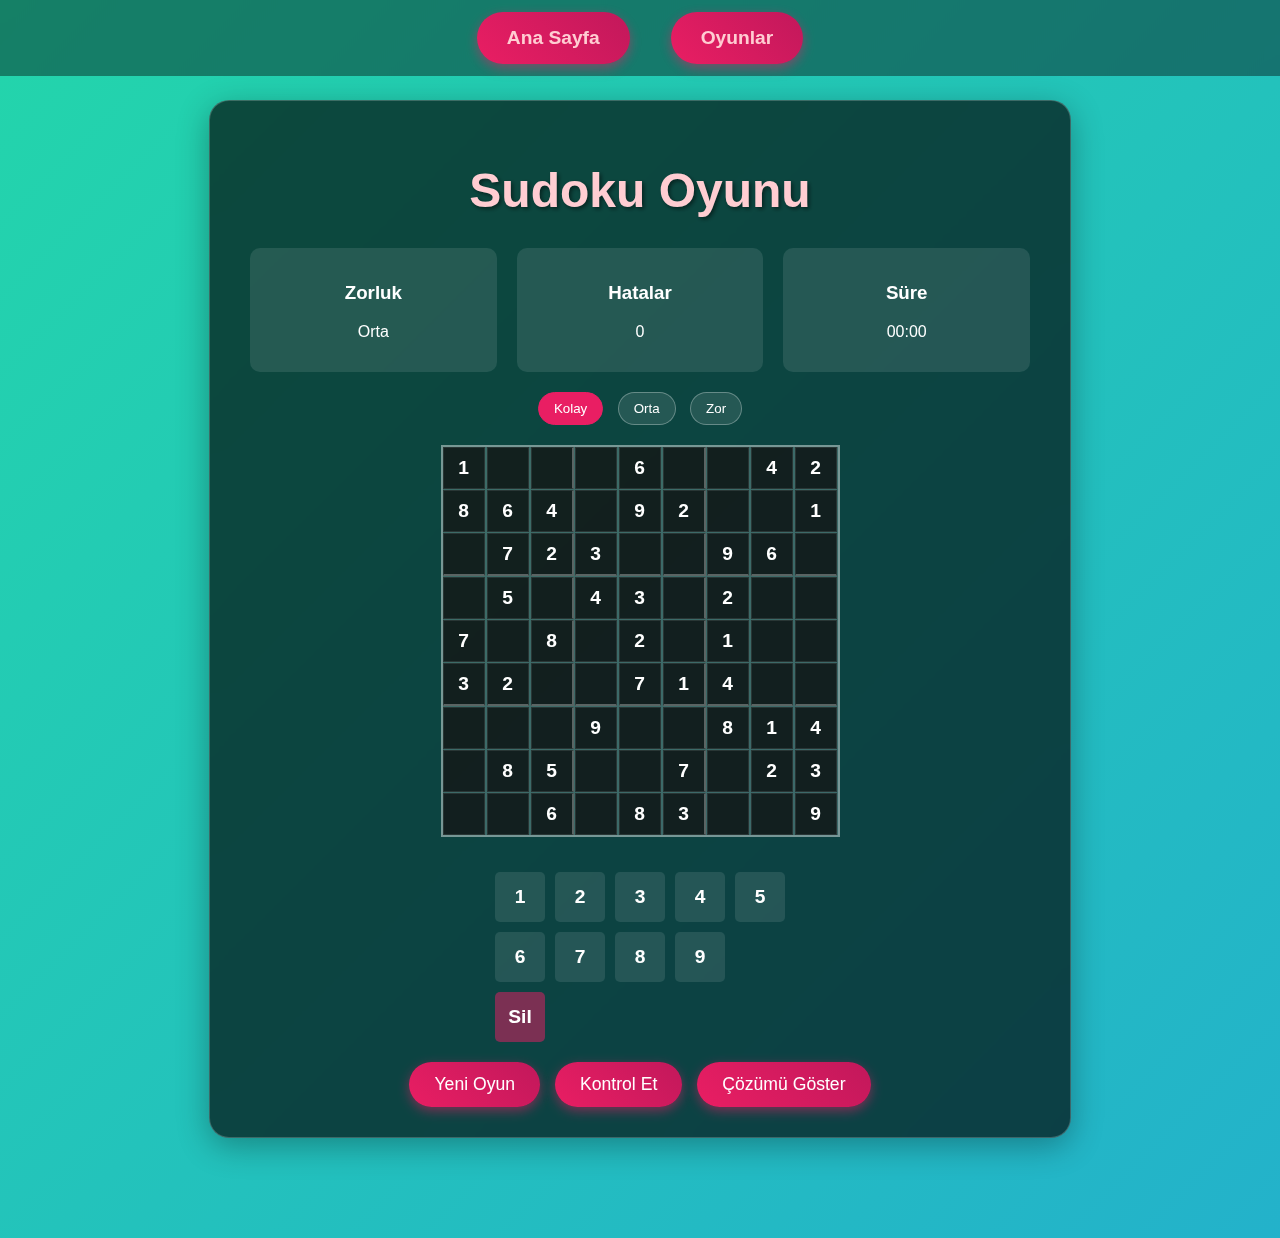
<file: sudoku.html>
<!DOCTYPE html>
<html lang="tr">
<head>
    <meta charset="UTF-8">
    <meta name="viewport" content="width=device-width, initial-scale=1.0">
    <title>Sudoku Oyunu</title>
    <style>
        :root {
            --primary-color: #e91e63;
            --secondary-color: #c2185b;
            --text-color: #ffcdd2;
            --bg-gradient: linear-gradient(-45deg, #ee7752, #e73c7e, #23a6d5, #23d5ab);
        }
        
        body {
            font-family: 'Arial', sans-serif;
            margin: 0;
            padding: 0;
            min-height: 100vh;
            display: flex;
            justify-content: center;
            align-items: center;
            flex-direction: column;
            color: white;
            background: var(--bg-gradient);
            background-size: 400% 400%;
            animation: gradient 15s ease infinite;
            overflow-x: hidden;
            position: relative;
        }

        @keyframes gradient {
            0% { background-position: 0% 50%; }
            50% { background-position: 100% 50%; }
            100% { background-position: 0% 50%; }
        }

        .navbar {
            position: fixed;
            top: 0;
            width: 100%;
            background: rgba(0,0,0,0.4);
            padding: 12px 0;
            backdrop-filter: blur(6px);
            display: flex;
            justify-content: center;
            z-index: 999;
        }

        .navbar a {
            margin: 0 20px;
            color: var(--text-color);
            font-size: 1.2em;
            text-decoration: none;
            transition: 0.3s;
            font-weight: bold;
        }

        .navbar a:hover {
            color: white;
            transform: scale(1.1);
        }

        .game-container {
            background-color: rgba(0, 0, 0, 0.65);
            padding: 30px;
            border-radius: 20px;
            max-width: 800px;
            width: 90%;
            margin: 100px auto;
            z-index: 10;
            box-shadow: 0 8px 32px rgba(0, 0, 0, 0.3);
            backdrop-filter: blur(8px);
            border: 1px solid rgba(255, 255, 255, 0.2);
            text-align: center;
        }

        h1 {
            color: var(--text-color);
            font-size: clamp(2em, 8vw, 3em);
            margin-bottom: 30px;
            text-shadow: 2px 2px 4px rgba(0, 0, 0, 0.5);
        }

        .game-info {
            display: flex;
            justify-content: space-between;
            margin-bottom: 20px;
            flex-wrap: wrap;
        }

        .info-box {
            background: rgba(255, 255, 255, 0.1);
            padding: 15px;
            border-radius: 10px;
            flex: 1;
            margin: 0 10px;
            min-width: 150px;
        }

        .sudoku-container {
            display: flex;
            flex-direction: column;
            align-items: center;
            margin: 20px 0;
        }

        .sudoku-grid {
            display: grid;
            grid-template-columns: repeat(9, 1fr);
            gap: 1px;
            background-color: rgba(255, 255, 255, 0.2);
            border: 2px solid rgba(255, 255, 255, 0.3);
            margin-bottom: 20px;
        }

        .sudoku-cell {
            width: 40px;
            height: 40px;
            display: flex;
            justify-content: center;
            align-items: center;
            font-size: 1.2em;
            font-weight: bold;
            background-color: rgba(0, 0, 0, 0.7);
            transition: all 0.3s ease;
            cursor: pointer;
            border: 1px solid rgba(255, 255, 255, 0.1);
        }

        .sudoku-cell:hover {
            background-color: rgba(255, 255, 255, 0.1);
        }

        .sudoku-cell.selected {
            background-color: rgba(233, 30, 99, 0.3);
        }

        .sudoku-cell.user-input {
            color: var(--text-color);
        }

        .sudoku-cell.prefilled {
            color: white;
            font-weight: bold;
        }

        .sudoku-cell.error {
            background-color: rgba(255, 0, 0, 0.3);
        }

        .sudoku-cell.solution {
            color: #4CAF50;
            animation: fadeIn 0.5s ease;
        }

        @keyframes fadeIn {
            from { opacity: 0; }
            to { opacity: 1; }
        }

        /* Kalın sınırlar için 3x3 kutular */
        .sudoku-cell:nth-child(3n) {
            border-right: 2px solid rgba(255, 255, 255, 0.3);
        }

        .sudoku-cell:nth-child(9n) {
            border-right: 1px solid rgba(255, 255, 255, 0.1);
        }

        .sudoku-cell:nth-child(n+19):nth-child(-n+27),
        .sudoku-cell:nth-child(n+46):nth-child(-n+54) {
            border-bottom: 2px solid rgba(255, 255, 255, 0.3);
        }

        .number-pad {
            display: grid;
            grid-template-columns: repeat(5, 1fr);
            gap: 10px;
            max-width: 300px;
            margin-top: 15px;
        }

        .number-btn {
            width: 50px;
            height: 50px;
            display: flex;
            justify-content: center;
            align-items: center;
            font-size: 1.2em;
            font-weight: bold;
            background: rgba(255, 255, 255, 0.1);
            color: white;
            border: none;
            border-radius: 5px;
            cursor: pointer;
            transition: all 0.3s ease;
        }

        .number-btn:hover {
            background: rgba(255, 255, 255, 0.2);
            transform: scale(1.05);
        }

        .number-btn.clear {
            grid-column: span 2;
            background: rgba(233, 30, 99, 0.5);
        }

        .number-btn.clear:hover {
            background: rgba(233, 30, 99, 0.7);
        }

        .controls {
            margin-top: 20px;
            display: flex;
            justify-content: center;
            gap: 15px;
            flex-wrap: wrap;
        }

        .game-button {
            background: linear-gradient(45deg, var(--primary-color), var(--secondary-color));
            color: white;
            border: none;
            padding: 12px 25px;
            font-size: 1.1em;
            border-radius: 50px;
            cursor: pointer;
            transition: all 0.3s ease;
            box-shadow: 0 4px 12px rgba(233, 30, 99, 0.5);
        }

        .game-button:hover {
            background: linear-gradient(45deg, var(--secondary-color), var(--primary-color));
            transform: scale(1.05);
            box-shadow: 0 6px 16px rgba(233, 30, 99, 0.6);
        }

        .difficulty-selector {
            margin: 20px 0;
        }

        .difficulty-btn {
            background: rgba(255, 255, 255, 0.1);
            color: white;
            border: 1px solid rgba(255, 255, 255, 0.3);
            padding: 8px 15px;
            margin: 0 5px;
            border-radius: 20px;
            cursor: pointer;
            transition: 0.3s;
        }

        .difficulty-btn.active {
            background: var(--primary-color);
            border-color: var(--primary-color);
        }

        @media (max-width: 600px) {
            .game-container {
                padding: 20px;
            }
            
            .sudoku-cell {
                width: 30px;
                height: 30px;
                font-size: 1em;
            }
            
            .number-btn {
                width: 40px;
                height: 40px;
                font-size: 1em;
            }
            
            .controls {
                flex-direction: column;
                align-items: center;
            }
            
            .game-button {
                width: 80%;
                margin-bottom: 10px;
            }
        }

          .story-button {
            background: linear-gradient(45deg, var(--primary-color), var(--secondary-color));
            color: white;
            border: none;
            padding: 15px 30px;
            font-size: 1.2em;
            border-radius: 50px;
            cursor: pointer;
            margin-top: 20px;
            transition: 0.3s;
            box-shadow: 0 4px 12px rgba(233, 30, 99, 0.5);
        }
        /* Oyun Menüsü Stilleri - CSS'e ekleyin */
.game-menu {
    display: none;
    position: absolute;
    top: 100%;
    left: 50%;
    transform: translateX(-50%);
    background: rgba(0,0,0,0.8);
    padding: 20px;
    border-radius: 15px;
    backdrop-filter: blur(10px);
    border: 1px solid rgba(255,255,255,0.2);
    z-index: 1000;
    min-width: 200px;
}

.game-menu h3 {
    color: var(--text-color);
    margin-bottom: 15px;
    text-align: center;
    border-bottom: 2px solid var(--primary-color);
    padding-bottom: 10px;
}

.game-menu a {
    display: block;
    color: white;
    text-decoration: none;
    padding: 10px 15px;
    margin: 5px 0;
    border-radius: 8px;
    transition: 0.3s;
    background: rgba(255,255,255,0.1);
}

.game-menu a:hover {
    background: var(--primary-color);
    transform: translateX(5px);
}
.navbar {
    display: flex;
    gap: 1px;
    align-items: center;
}

.navbar > * {
    display: flex;
    align-items: center;
}


    </style>
</head>
<body>
    <nav class="navbar">
    <a href="index.html" class="story-button">Ana Sayfa 
        <i class="fa-solid fa-house"></i>
    </a>
    
    <!-- Oyunlar Butonu -->
    <div style="position: relative;">
        <a href="#" class="story-button" onclick="toggleMenu()">Oyunlar 
            <i class="fa-solid fa-gamepad"></i>
        </a>
        
        <!-- Açılan Menü -->
        <div id="gameMenu" class="game-menu">
            <h3>Oyunlar</h3>
            <a href="puzzle.html">🧩 Puzzle Oyunu</a>
            <a href="sudoku.html">🔢 Sudoku Oyunu</a>
        </div>
    </div>
</nav>

    <div class="game-container">
        <h1>Sudoku Oyunu</h1>
        
        <div class="game-info">
            <div class="info-box">
                <h3>Zorluk</h3>
                <p id="difficulty">Orta</p>
            </div>
            <div class="info-box">
                <h3>Hatalar</h3>
                <p id="errorCount">0</p>
            </div>
            <div class="info-box">
                <h3>Süre</h3>
                <p id="timer">00:00</p>
            </div>
        </div>

        <div class="difficulty-selector">
            <button class="difficulty-btn active" data-difficulty="easy">Kolay</button>
            <button class="difficulty-btn" data-difficulty="medium">Orta</button>
            <button class="difficulty-btn" data-difficulty="hard">Zor</button>
        </div>

        <div class="sudoku-container">
            <div id="sudokuGrid" class="sudoku-grid"></div>
            
            <div class="number-pad">
                <button class="number-btn" data-number="1">1</button>
                <button class="number-btn" data-number="2">2</button>
                <button class="number-btn" data-number="3">3</button>
                <button class="number-btn" data-number="4">4</button>
                <button class="number-btn" data-number="5">5</button>
                <button class="number-btn" data-number="6">6</button>
                <button class="number-btn" data-number="7">7</button>
                <button class="number-btn" data-number="8">8</button>
                <button class="number-btn" data-number="9">9</button>
                <button class="number-btn clear" id="clearBtn">Sil</button>
            </div>
        </div>

        <div class="controls">
            <button id="newGameBtn" class="game-button">Yeni Oyun</button>
            <button id="checkBtn" class="game-button">Kontrol Et</button>
            <button id="solveBtn" class="game-button">Çözümü Göster</button>
        </div>
    </div>

    <script>
        document.addEventListener('DOMContentLoaded', function() {
            // Oyun değişkenleri
            let sudokuGrid = [];
            let solutionGrid = [];
            let selectedCell = null;
            let errorCount = 0;
            let timerInterval;
            let seconds = 0;
            let isGameActive = false;
            let currentDifficulty = 'medium';
            let isSolutionShown = false;

            // DOM elementleri
            const sudokuGridElement = document.getElementById('sudokuGrid');
            const errorCountElement = document.getElementById('errorCount');
            const timerElement = document.getElementById('timer');
            const difficultyElement = document.getElementById('difficulty');
            const newGameBtn = document.getElementById('newGameBtn');
            const checkBtn = document.getElementById('checkBtn');
            const solveBtn = document.getElementById('solveBtn');
            const difficultyBtns = document.querySelectorAll('.difficulty-btn');
            const numberBtns = document.querySelectorAll('.number-btn[data-number]');
            const clearBtn = document.getElementById('clearBtn');

            // Zorluk seviyesi değiştirme
            difficultyBtns.forEach(btn => {
                btn.addEventListener('click', function() {
                    difficultyBtns.forEach(b => b.classList.remove('active'));
                    this.classList.add('active');
                    currentDifficulty = this.dataset.difficulty;
                    difficultyElement.textContent = this.textContent;
                    initGame();
                });
            });

            // Sayı butonları
            numberBtns.forEach(btn => {
                btn.addEventListener('click', function() {
                    if (selectedCell && !selectedCell.classList.contains('prefilled') && !isSolutionShown) {
                        const number = this.dataset.number;
                        const cellIndex = parseInt(selectedCell.dataset.index);
                        const row = Math.floor(cellIndex / 9);
                        const col = cellIndex % 9;
                        
                        // Sayıyı hücreye yerleştir
                        selectedCell.textContent = number;
                        selectedCell.classList.add('user-input');
                        sudokuGrid[row][col] = parseInt(number);
                        
                        // Doğruluk kontrolü
                        if (solutionGrid[row][col] !== parseInt(number)) {
                            selectedCell.classList.add('error');
                            errorCount++;
                            errorCountElement.textContent = errorCount;
                        } else {
                            selectedCell.classList.remove('error');
                        }
                    }
                });
            });

            // Sil butonu
            clearBtn.addEventListener('click', function() {
                if (selectedCell && !selectedCell.classList.contains('prefilled') && !isSolutionShown) {
                    const cellIndex = parseInt(selectedCell.dataset.index);
                    const row = Math.floor(cellIndex / 9);
                    const col = cellIndex % 9;
                    
                    selectedCell.textContent = '';
                    selectedCell.classList.remove('user-input', 'error');
                    sudokuGrid[row][col] = 0;
                }
            });

            // Oyunu başlat
            function initGame() {
                // Önceki oyunu temizle
                clearInterval(timerInterval);
                sudokuGridElement.innerHTML = '';
                errorCount = 0;
                seconds = 0;
                isGameActive = false;
                selectedCell = null;
                isSolutionShown = false;
                errorCountElement.textContent = errorCount;
                timerElement.textContent = '00:00';

                // Sudoku ızgarasını oluştur
                generateSudoku();
                renderGrid();
                
                // Oyunu başlat
                isGameActive = true;
                startTimer();
            }

            // Sudoku oluştur
            function generateSudoku() {
                // Önce çözümü oluştur
                solutionGrid = generateSolution();
                
                // Zorluk seviyesine göre hücreleri kaldır
                sudokuGrid = removeNumbers([...solutionGrid.map(row => [...row])], currentDifficulty);
            }

            // Sudoku çözümü oluştur
            function generateSolution() {
                const grid = Array(9).fill().map(() => Array(9).fill(0));
                fillGrid(grid);
                return grid;
            }

            // Izgarayı doldur (backtracking algoritması)
            function fillGrid(grid) {
                for (let row = 0; row < 9; row++) {
                    for (let col = 0; col < 9; col++) {
                        if (grid[row][col] === 0) {
                            const numbers = shuffleArray([1, 2, 3, 4, 5, 6, 7, 8, 9]);
                            
                            for (let num of numbers) {
                                if (isValidPlacement(grid, row, col, num)) {
                                    grid[row][col] = num;
                                    
                                    if (fillGrid(grid)) {
                                        return true;
                                    }
                                    
                                    grid[row][col] = 0;
                                }
                            }
                            return false;
                        }
                    }
                }
                return true;
            }

            // Sayıları karıştır
            function shuffleArray(array) {
                for (let i = array.length - 1; i > 0; i--) {
                    const j = Math.floor(Math.random() * (i + 1));
                    [array[i], array[j]] = [array[j], array[i]];
                }
                return array;
            }

            // Geçerli yerleştirme kontrolü
            function isValidPlacement(grid, row, col, num) {
                // Satır kontrolü
                for (let x = 0; x < 9; x++) {
                    if (grid[row][x] === num) return false;
                }
                
                // Sütun kontrolü
                for (let x = 0; x < 9; x++) {
                    if (grid[x][col] === num) return false;
                }
                
                // 3x3 kutu kontrolü
                const boxRow = Math.floor(row / 3) * 3;
                const boxCol = Math.floor(col / 3) * 3;
                
                for (let i = 0; i < 3; i++) {
                    for (let j = 0; j < 3; j++) {
                        if (grid[boxRow + i][boxCol + j] === num) return false;
                    }
                }
                
                return true;
            }

            // Zorluk seviyesine göre sayıları kaldır
            function removeNumbers(grid, difficulty) {
                let cellsToRemove;
                
                switch(difficulty) {
                    case 'easy':
                        cellsToRemove = 30;
                        break;
                    case 'medium':
                        cellsToRemove = 40;
                        break;
                    case 'hard':
                        cellsToRemove = 50;
                        break;
                    default:
                        cellsToRemove = 40;
                }
                
                // Rastgele hücreleri kaldır
                let removed = 0;
                while (removed < cellsToRemove) {
                    const row = Math.floor(Math.random() * 9);
                    const col = Math.floor(Math.random() * 9);
                    
                    if (grid[row][col] !== 0) {
                        grid[row][col] = 0;
                        removed++;
                    }
                }
                
                return grid;
            }

            // Izgarayı render et
            function renderGrid() {
                for (let row = 0; row < 9; row++) {
                    for (let col = 0; col < 9; col++) {
                        const cell = document.createElement('div');
                        cell.className = 'sudoku-cell';
                        cell.dataset.index = row * 9 + col;
                        
                        if (sudokuGrid[row][col] !== 0) {
                            cell.textContent = sudokuGrid[row][col];
                            cell.classList.add('prefilled');
                        }
                        
                        cell.addEventListener('click', () => selectCell(cell));
                        sudokuGridElement.appendChild(cell);
                    }
                }
            }

            // Hücre seç
            function selectCell(cell) {
                if (!isGameActive || isSolutionShown) return;
                
                // Önceki seçili hücreyi temizle
                if (selectedCell) {
                    selectedCell.classList.remove('selected');
                }
                
                // Yeni hücreyi seç
                selectedCell = cell;
                cell.classList.add('selected');
            }

            // Zamanlayıcıyı başlat
            function startTimer() {
                clearInterval(timerInterval);
                seconds = 0;
                timerInterval = setInterval(() => {
                    seconds++;
                    const minutes = Math.floor(seconds / 60);
                    const remainingSeconds = seconds % 60;
                    timerElement.textContent = `${minutes.toString().padStart(2, '0')}:${remainingSeconds.toString().padStart(2, '0')}`;
                }, 1000);
            }

            // Çözümü göster
            function showSolution() {
                if (isSolutionShown) return;
                
                isSolutionShown = true;
                clearInterval(timerInterval);
                
                const cells = document.querySelectorAll('.sudoku-cell');
                cells.forEach(cell => {
                    const cellIndex = parseInt(cell.dataset.index);
                    const row = Math.floor(cellIndex / 9);
                    const col = cellIndex % 9;
                    
                    if (!cell.classList.contains('prefilled')) {
                        cell.textContent = solutionGrid[row][col];
                        cell.classList.add('solution');
                    }
                });
            }

            // Buton event listener'ları
            newGameBtn.addEventListener('click', initGame);
            
            checkBtn.addEventListener('click', function() {
                if (!isGameActive || isSolutionShown) return;
                
                // Tüm hücreleri kontrol et
                const cells = document.querySelectorAll('.sudoku-cell');
                cells.forEach(cell => {
                    const cellIndex = parseInt(cell.dataset.index);
                    const row = Math.floor(cellIndex / 9);
                    const col = cellIndex % 9;
                    
                    if (cell.classList.contains('user-input') && sudokuGrid[row][col] !== solutionGrid[row][col]) {
                        cell.classList.add('error');
                    }
                });
            });
            
            solveBtn.addEventListener('click', showSolution);

            // Oyunu başlat
            initGame();
        });


        function toggleMenu() {
    const menu = document.getElementById("gameMenu");
    menu.style.display = (menu.style.display === "block") ? "none" : "block";
}

// Menü dışında tıklayınca kapanması
document.addEventListener("click", function(event) {
    const menu = document.getElementById("gameMenu");
    const button = document.querySelector('a[onclick="toggleMenu()"]');
    
    if (!menu.contains(event.target) && event.target !== button) {
        menu.style.display = "none";
    }
});

// Oyunlar menüsü fonksiyonları - script'e ekleyin
function toggleMenu() {
    const menu = document.getElementById("gameMenu");
    menu.style.display = (menu.style.display === "block") ? "none" : "block";
}

// Menü dışında tıklayınca kapanması
document.addEventListener("click", function(event) {
    const menu = document.getElementById("gameMenu");
    const button = document.querySelector('a[onclick="toggleMenu()"]');
    
    if (!menu.contains(event.target) && event.target !== button) {
        menu.style.display = "none";
    }
});
    </script>
</body>
</html>
</file>
<file: hikayemizcss.css>
:root {
            --primary-color: #e91e63;
            --secondary-color: #c2185b;
            --text-color: #ffcdd2;
            --bg-gradient: linear-gradient(-45deg, #ee7752, #e73c7e, #23a6d5, #23d5ab);
        }
        
        body {
            font-family: 'Arial', sans-serif;
            margin: 0;
            padding: 0;
            min-height: 100vh;
            display: flex;
            justify-content: center;
            align-items: center;
            flex-direction: column;
            color: white;
            background: var(--bg-gradient);
            background-size: 400% 400%;
            animation: gradient 15s ease infinite;
            overflow-x: hidden;
            position: relative;
        }

        @keyframes gradient {
            0% { background-position: 0% 50%; }
            50% { background-position: 100% 50%; }
            100% { background-position: 0% 50%; }
        }

        .story-container {
            background-color: rgba(0, 0, 0, 0.65);
            padding: 30px;
            border-radius: 20px;
            max-width: 800px;
            width: 90%;
            margin: 20px;
            z-index: 10;
            box-shadow: 0 8px 32px rgba(0, 0, 0, 0.3);
            backdrop-filter: blur(8px);
            border: 1px solid rgba(255, 255, 255, 0.2);
            text-align: center;
        }

        h1 {
           
            color: var(--text-color);
            font-size: clamp(2em, 8vw, 3em);
            margin-bottom: 30px;
            text-shadow: 2px 2px 4px rgba(0, 0, 0, 0.5);
        }

        .story-content {
            text-align: left;
            line-height: 1.8;
            font-size: 1.1em;
            padding: 0 20px;
        }

        .story-content p {
            margin-bottom: 25px;
            position: relative;
            padding-left: 20px;
            border-left: 2px solid var(--primary-color);
        }

        .highlight {
            color: var(--text-color);
            font-weight: bold;
            font-style: italic;
        }

        .heart {
            font-size: 1.5em;
            color: var(--primary-color);
            animation: pulse 1.5s infinite;
            display: inline-block;
        }

        @keyframes pulse {
            0% { transform: scale(1); }
            50% { transform: scale(1.3); }
            100% { transform: scale(1); }
        }

        .floating-hearts {
            position: fixed;
            top: 0;
            left: 0;
            width: 100%;
            height: 100%;
            pointer-events: none;
            z-index: 1;
        }

        .floating-heart {
            position: absolute;
            font-size: 20px;
            color: var(--primary-color);
            animation: float linear infinite;
            opacity: 0;
        }

        @keyframes float {
            0% {
                transform: translateY(0) rotate(0deg);
                opacity: 1;
            }
            100% {
                transform: translateY(-100vh) rotate(360deg);
                opacity: 0;
            }
        }

        .back-btn {
            background: linear-gradient(45deg, var(--primary-color), var(--secondary-color));
            color: white;
            border: none;
            padding: 15px 30px;
            font-size: 1.2em;
            border-radius: 50px;
            cursor: pointer;
            margin-top: 30px;
            transition: all 0.3s ease;
            box-shadow: 0 4px 12px rgba(233, 30, 99, 0.5);
            text-decoration: none;
            display: inline-block;
        }

        .back-btn:hover {
            background: linear-gradient(45deg, var(--secondary-color), var(--primary-color));
            transform: scale(1.05);
            box-shadow: 0 6px 16px rgba(233, 30, 99, 0.6);
        }

        .year-marker {
            font-family: 'Pacifico', cursive;
            color: var(--text-color);
            font-size: 1.3em;
            margin: 30px 0;
            text-shadow: 1px 1px 2px rgba(0,0,0,0.3);
        }

        .quote {
            font-style: italic;
            text-align: center;
            margin: 30px 0;
            padding: 20px;
            background: rgba(255, 255, 255, 0.1);
            border-radius: 10px;
            border-left: 4px solid var(--primary-color);
        }

        @media (max-width: 600px) {
            .story-container {
                padding: 20px;
            }
            
            .story-content {
                font-size: 1em;
                padding: 0 10px;
            }
            
            .year-marker {
                font-size: 1.1em;
            }
        }

        .music-section {
            background-color: rgba(255, 255, 255, 0.1);
            padding: 20px;
            border-radius: 15px;
            margin: 30px 0;
            text-align: center;
            backdrop-filter: blur(5px);
            box-shadow: 0 0 10px rgba(0,0,0,0.3);
        }

        .music-section h2 {
            color: #ffcdd2;
            font-family: 'Pacifico', cursive;
            margin-bottom: 15px;
        }

        .music-section audio {
            width: 90%;
            max-width: 600px;
            margin: 10px 0;
        }

        .lyrics {
            margin-top: 15px;
            font-size: 1.1em;
            line-height: 1.6;
            color: #fff;
        }


          /* -------------------------- */
        /*      NAVBAR - EKLENDİ      */
        /* -------------------------- */
        .navbar {
            position: fixed;
            top: 0;
            width: 100%;
            background: rgba(0,0,0,0.4);
            padding: 12px 0;
            backdrop-filter: blur(6px);
            display: flex;
            justify-content: center;
            z-index: 999;
        }

        .navbar a {
            margin: 0 20px;
            color: var(--text-color);
            font-size: 1.2em;
            text-decoration: none;
            transition: 0.3s;
            font-weight: bold;
        }

        .navbar a:hover {
            color: white;
            transform: scale(1.1);
        }
  .story-button {
            background: linear-gradient(45deg, var(--primary-color), var(--secondary-color));
            color: white;
            border: none;
            padding: 15px 30px;
            font-size: 1.2em;
            border-radius: 50px;
            cursor: pointer;
            margin-top: 20px;
            transition: 0.3s;
            box-shadow: 0 4px 12px rgba(233, 30, 99, 0.5);
        }
    #floatingHearts {
    position: fixed;
    top: 0;
    left: 0;
    width: 100%;
    height: 100%;
    pointer-events: none;
    overflow: hidden;
    z-index: 1; /* Arka planda kalması için */
}

.floating-heart {
    position: absolute;
    top: 100vh;
    font-size: 2rem;
    opacity: 0.8;
    animation: rise 5s linear forwards;
}

@keyframes rise {
    0% {
        transform: translateY(0) scale(1);
        opacity: 1;
    }
    100% {
        transform: translateY(-120vh) scale(1.5);
        opacity: 0;
    }
}
</file>
